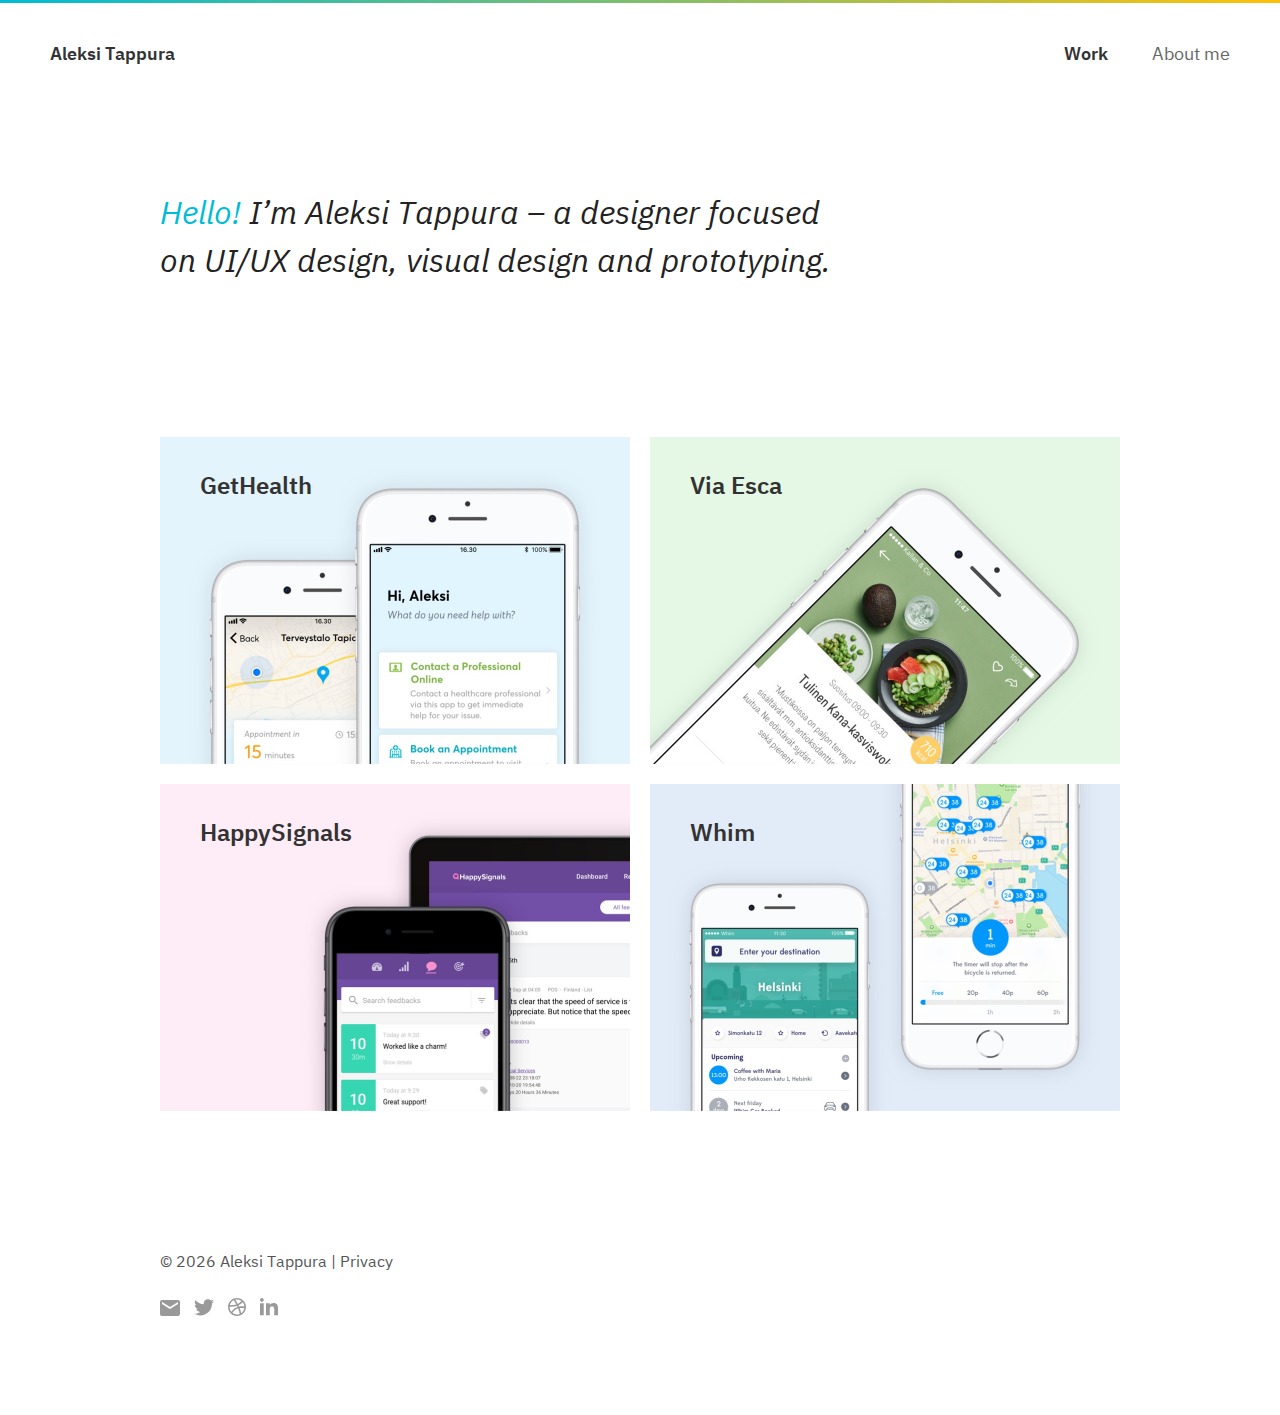
<file: mypage/index.html>
<!doctype html>
<html class="no-js" lang="en">
    <head>
        <meta charset="utf-8">
        <meta http-equiv="x-ua-compatible" content="ie=edge">
        <title>Work &ndash; Aleksi Tappura</title>
        <meta name="description" content="Designer focused on UI/UX design, visual design and prototyping.">
        <meta name="viewport" content="width=device-width, initial-scale=1">

        <link rel="apple-touch-icon" sizes="180x180" href="apple-touch-icon.png">
        <link rel="icon" type="image/png" sizes="32x32" href="favicon-32x32.png">
        <link rel="icon" type="image/png" sizes="16x16" href="favicon-16x16.png">
        <link rel="manifest" href="manifest.json">
        <meta name="theme-color" content="#00BCD4">

        <link rel="stylesheet" href="css/normalize.css">
        <link rel="stylesheet" href="css/font.css">
        <link rel="stylesheet" href="css/skeleton.css">
        <link rel="stylesheet" href="css/main.css">

        <script>
            (function(h,o,t,j,a,r){
                h.hj=h.hj||function(){(h.hj.q=h.hj.q||[]).push(arguments)};
                h._hjSettings={hjid:969614,hjsv:6};
                a=o.getElementsByTagName('head')[0];
                r=o.createElement('script');r.async=1;
                r.src=t+h._hjSettings.hjid+j+h._hjSettings.hjsv;
                a.appendChild(r);
            })(window,document,'https://static.hotjar.com/c/hotjar-','.js?sv=');
        </script>
    </head>
    <body class="home">

        <nav class="navbar clearfix">
            <h1 class="logo"><a href="index.html">Aleksi Tappura</a></h1>
            <ul class="nav">
                <li><a class="active" href="index.html">Work</a></li>
                <li><a href="about.html">About me</a></li>
            </ul>
            <a class="nav-toggle" href="javascript:void(0)"><span class="nav-icon"></span></a>
        </nav>

        <div class="hero">
            <div class="container container-l">
                <div class="row">
                    <div class="twelve columns">
                        <h2><span class="highlight">Hello!</span> I’m Aleksi Tappura &ndash; a designer focused on UI/UX design, visual design and prototyping.</h2>
                    </div>
                </div>
            </div>
        </div>

        <div class="work">
            <div class="container container-l">
                <div class="row">
                    <div class="twelve columns">
                        <a class="work-panel work-panel-gethealth" href="gethealth.html">
                            <h3>GetHealth</h3>
                            <p>Improving customer experience in the healthcare industry</p>
                            <span class="view-more">Read the case study</span>
                            <img src="images/gethealth_thumb.jpg" alt="GetHealth">
                        </a>
                        <a class="work-panel work-panel-viaesca" href="viaesca.html">
                            <h3>Via Esca</h3>
                            <p>Companion app for a wellbeing startup</p>
                            <span class="view-more">View more</span>
                            <img src="images/viaesca_thumb.jpg" alt="Via Esca">
                        </a>
                        <a class="work-panel work-panel-happysignals" href="happysignals.html">
                            <h3>HappySignals</h3>
                            <p>Designing employee experience management tools</p>
                            <span class="view-more">View more</span>
                            <img src="images/happysignals_thumb.jpg" alt="HappySignals">
                        </a>
                        <a class="work-panel work-panel-whim" href="whim.html">
                            <h3>Whim</h3>
                            <p>Designing the world's first MaaS solution</p>
                            <span class="view-more">View more</span>
                            <img src="images/whim_thumb.jpg" alt="Whim">
                        </a>
                    </div>
                </div>
            </div>
        </div>

        <footer class="footer">
            <div class="container container-l">
                <div class="row">
                    <div class="twelve columns">
                        <p>&copy; <script> document.write(new Date().getFullYear()); </script> Aleksi Tappura &#124; <a href="privacy-policy.html">Privacy</a></p>
                        <ul class="social-icons">
                            <li><a href="mailto:hello@aleksitappura.com"><img src="images/email.svg" alt="Email"></a></li>
                            <li><a href="https://twitter.com/aleksitappura" target="_blank"><img src="images/twitter.svg" alt="Twitter"></a></li>
                            <li><a href="https://dribbble.com/aleksitappura" target="_blank"><img src="images/dribbble.svg" alt="Dribbble"></a></li>
                            <li><a href="https://www.linkedin.com/in/aleksitappura" target="_blank"><img src="images/linkedin.svg" alt="LinkedIn"></a></li>
                        </ul>
                    </div>
                </div>
            </div>
        </footer>

        <script src="https://ajax.googleapis.com/ajax/libs/jquery/3.2.1/jquery.min.js"></script>
        <script src="js/main.js"></script>
    </body>
</html>
</file>
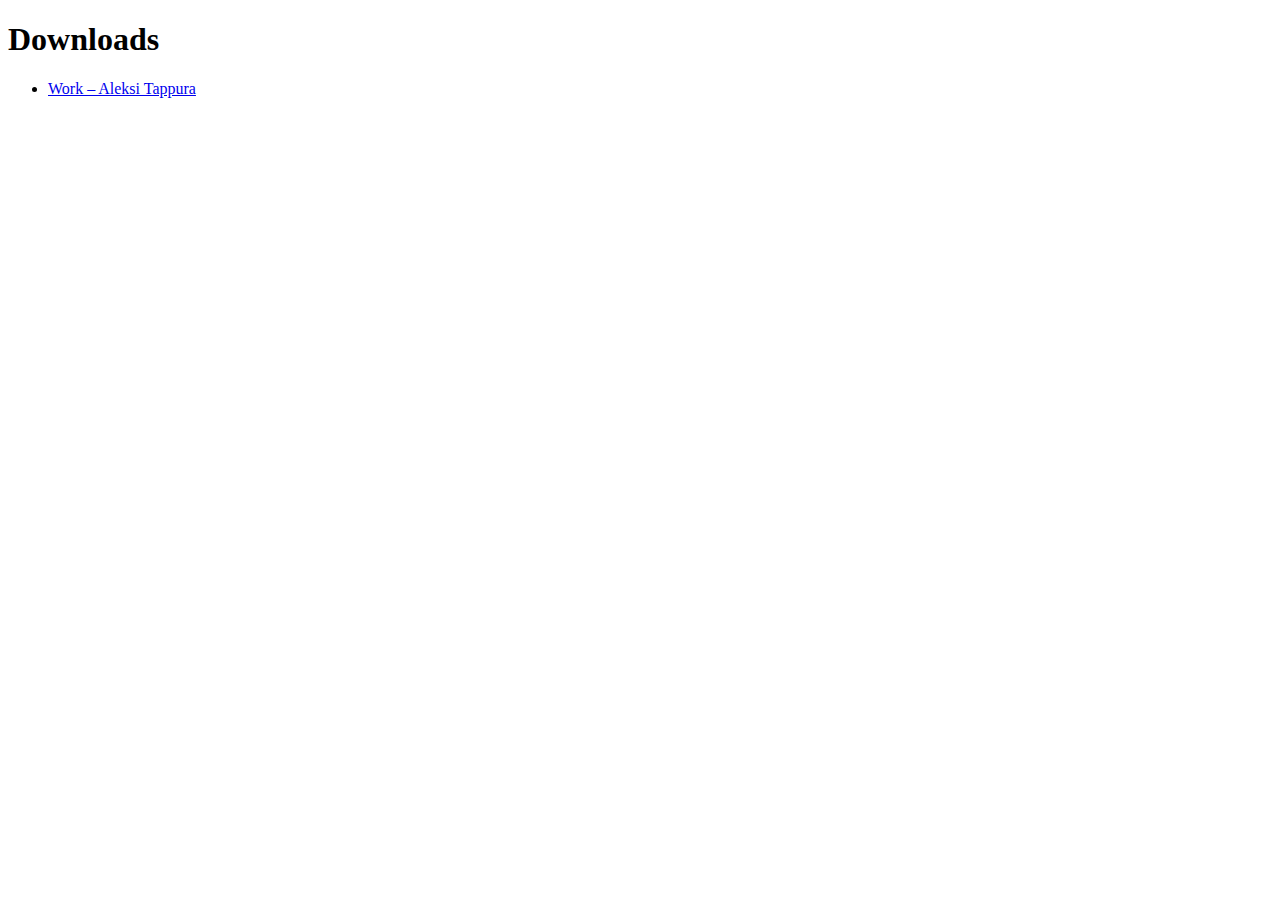
<file: mypage/_downloads.html>
<!DOCTYPE html>
<html>
	<head>
		<meta charset="UTF-8">
        <title> Downloads </title>
    </head>
    <body>
        <h1> Downloads </h1>
        <ul>
            <li><a id="https://aleksitappura.com/" href="index.html"> Work – Aleksi Tappura </a></li>
        </ul>
    </body>
</html>
</file>
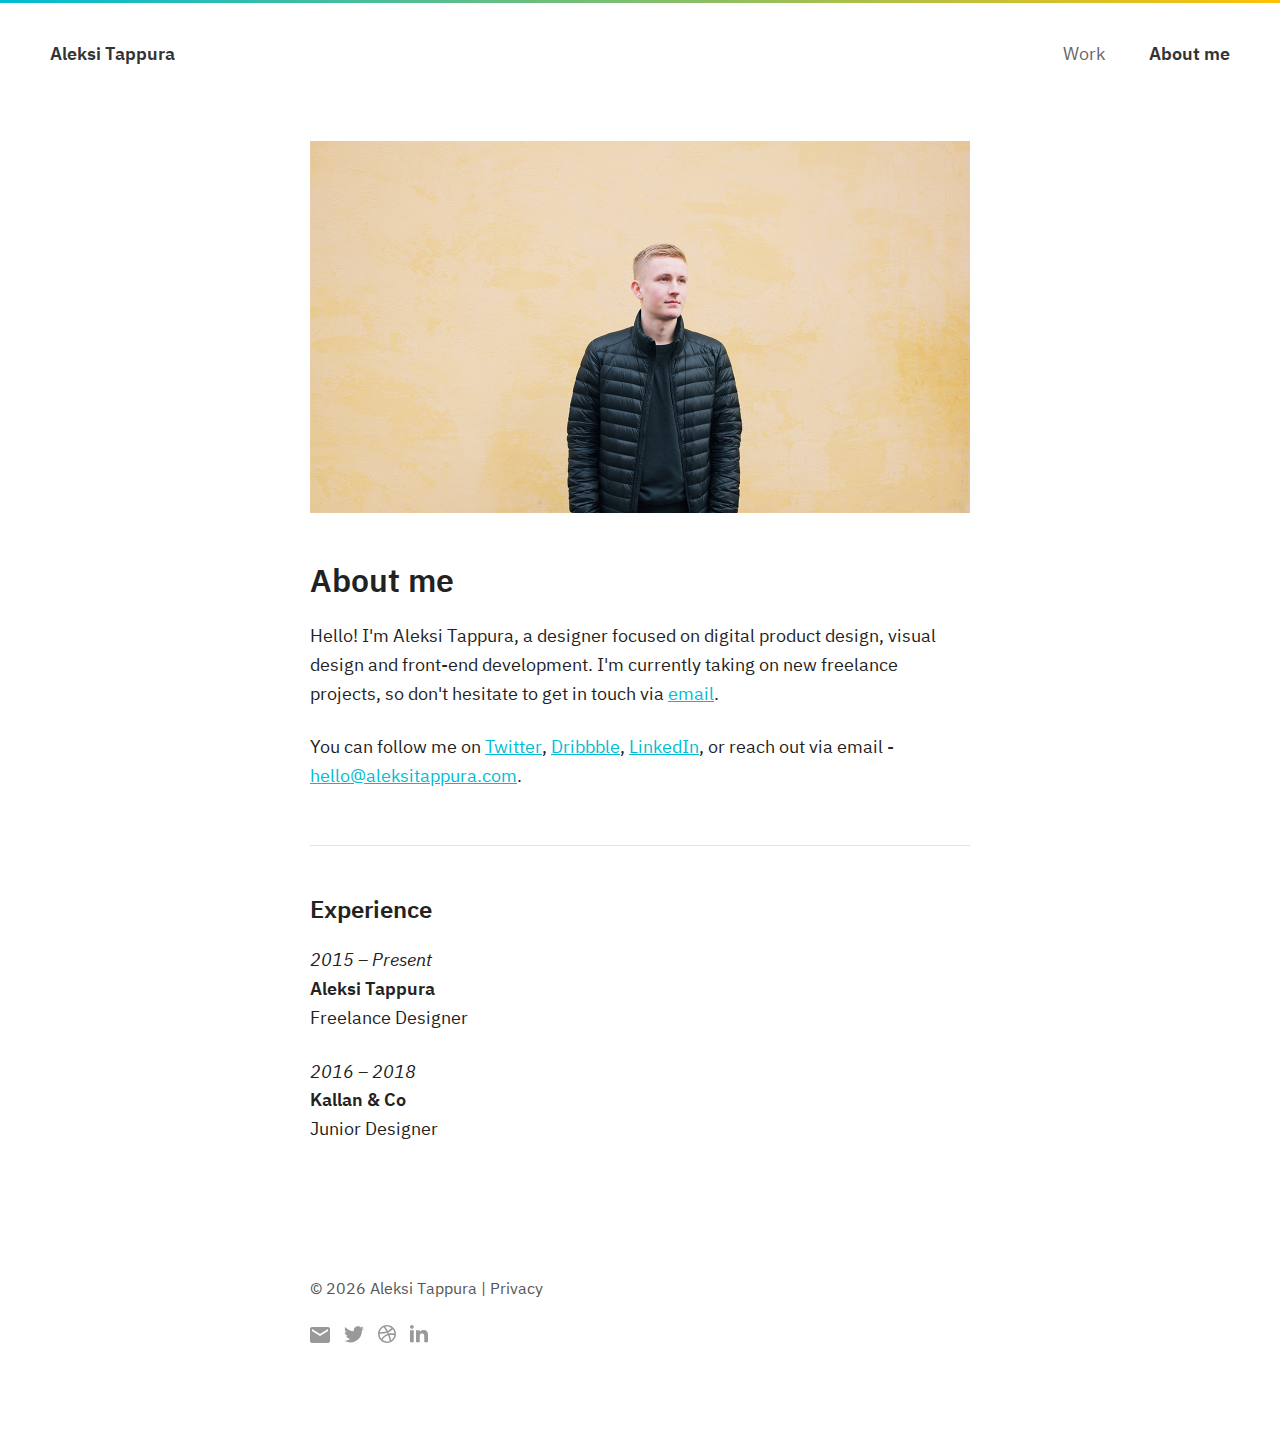
<file: mypage/about.html>
<!doctype html>
<html class="no-js" lang="en">
    <head>
        <meta charset="utf-8">
        <meta http-equiv="x-ua-compatible" content="ie=edge">
        <title>About &ndash; Aleksi Tappura</title>
        <meta name="description" content="Designer focused on UI/UX design, visual design and prototyping.">
        <meta name="viewport" content="width=device-width, initial-scale=1">

        <link rel="apple-touch-icon" sizes="180x180" href="apple-touch-icon.png">
        <link rel="icon" type="image/png" sizes="32x32" href="favicon-32x32.png">
        <link rel="icon" type="image/png" sizes="16x16" href="favicon-16x16.png">
        <link rel="manifest" href="manifest.json">
        <meta name="theme-color" content="#00BCD4">

        <link rel="stylesheet" href="css/normalize.css">
        <link rel="stylesheet" href="css/font.css">
        <link rel="stylesheet" href="css/skeleton.css">
        <link rel="stylesheet" href="css/main.css">

        <script>
            (function(h,o,t,j,a,r){
                h.hj=h.hj||function(){(h.hj.q=h.hj.q||[]).push(arguments)};
                h._hjSettings={hjid:969614,hjsv:6};
                a=o.getElementsByTagName('head')[0];
                r=o.createElement('script');r.async=1;
                r.src=t+h._hjSettings.hjid+j+h._hjSettings.hjsv;
                a.appendChild(r);
            })(window,document,'https://static.hotjar.com/c/hotjar-','.js?sv=');
        </script>
    </head>
    <body>

        <nav class="navbar clearfix">
            <h1 class="logo"><a href="index.html">Aleksi Tappura</a></h1>
            <ul class="nav">
                <li><a href="index.html">Work</a></li>
                <li><a class="active" href="about.html">About me</a></li>
            </ul>
            <a class="nav-toggle" href="javascript:void(0)"><span class="nav-icon"></span></a>
        </nav>

        <main class="about-content">

            <div class="container">
                <div class="row">
                    <div class="twelve columns">
                        <img class="image" src="images/about.jpg">
                        <h2>About me</h2>
                        <p>Hello! I'm Aleksi Tappura, a designer focused on digital product design, visual design and front-end development. I'm currently taking on new freelance projects, so don't hesitate to get in touch via <a href="mailto:hello@aleksitappura.com">email</a>.</p>
                        <p>You can follow me on <a href="https://twitter.com/aleksitappura" target="_blank">Twitter</a>, <a href="https://dribbble.com/aleksitappura" target="_blank">Dribbble</a>, <a href="https://www.linkedin.com/in/aleksitappura" target="_blank">LinkedIn</a>, or reach out via email - <a href="mailto:hello@aleksitappura.com">hello@aleksitappura.com</a>.</p>
                        <hr>
                        <!-- <h3>Clients</h3>
                        <p>AppDynamics, HappySignals, M4ID, MaaS Global, OP, Okta, Paddle, Reima, ResQ, Suunto, TCC Global, The Finnish Defence Forces, The Ministry of Defence of Finland, Trend Micro, Via Esca, Wolt, Transcriptic, xMatters, Aalto University, 3DROPS and more.</p>
                        <hr> -->
                        <h3>Experience</h3>
                        <p>
                            <i>2015 &ndash; Present</i><br>
                            <b>Aleksi Tappura</b><br>
                            Freelance Designer
                        </p>
                        <p>
                            <i>2016 &ndash; 2018</i><br>
                            <b>Kallan &amp; Co</b><br>
                            Junior Designer
                        </p>
                    </div>
                </div>
            </div>

        </main>

        <footer class="footer">
            <div class="container">
                <div class="row">
                    <div class="twelve columns">
                        <p>&copy; <script> document.write(new Date().getFullYear()); </script> Aleksi Tappura &#124; <a href="privacy-policy.html">Privacy</a></p>
                        <ul class="social-icons">
                            <li><a href="mailto:hello@aleksitappura.com"><img src="images/email.svg" alt="Email"></a></li>
                            <li><a href="https://twitter.com/aleksitappura" target="_blank"><img src="images/twitter.svg" alt="Twitter"></a></li>
                            <li><a href="https://dribbble.com/aleksitappura" target="_blank"><img src="images/dribbble.svg" alt="Dribbble"></a></li>
                            <li><a href="https://www.linkedin.com/in/aleksitappura" target="_blank"><img src="images/linkedin.svg" alt="LinkedIn"></a></li>
                        </ul>
                    </div>
                </div>
            </div>
        </footer>

        <script src="https://ajax.googleapis.com/ajax/libs/jquery/3.2.1/jquery.min.js"></script>
        <script src="js/main.js"></script>
    </body>
</html>
</file>
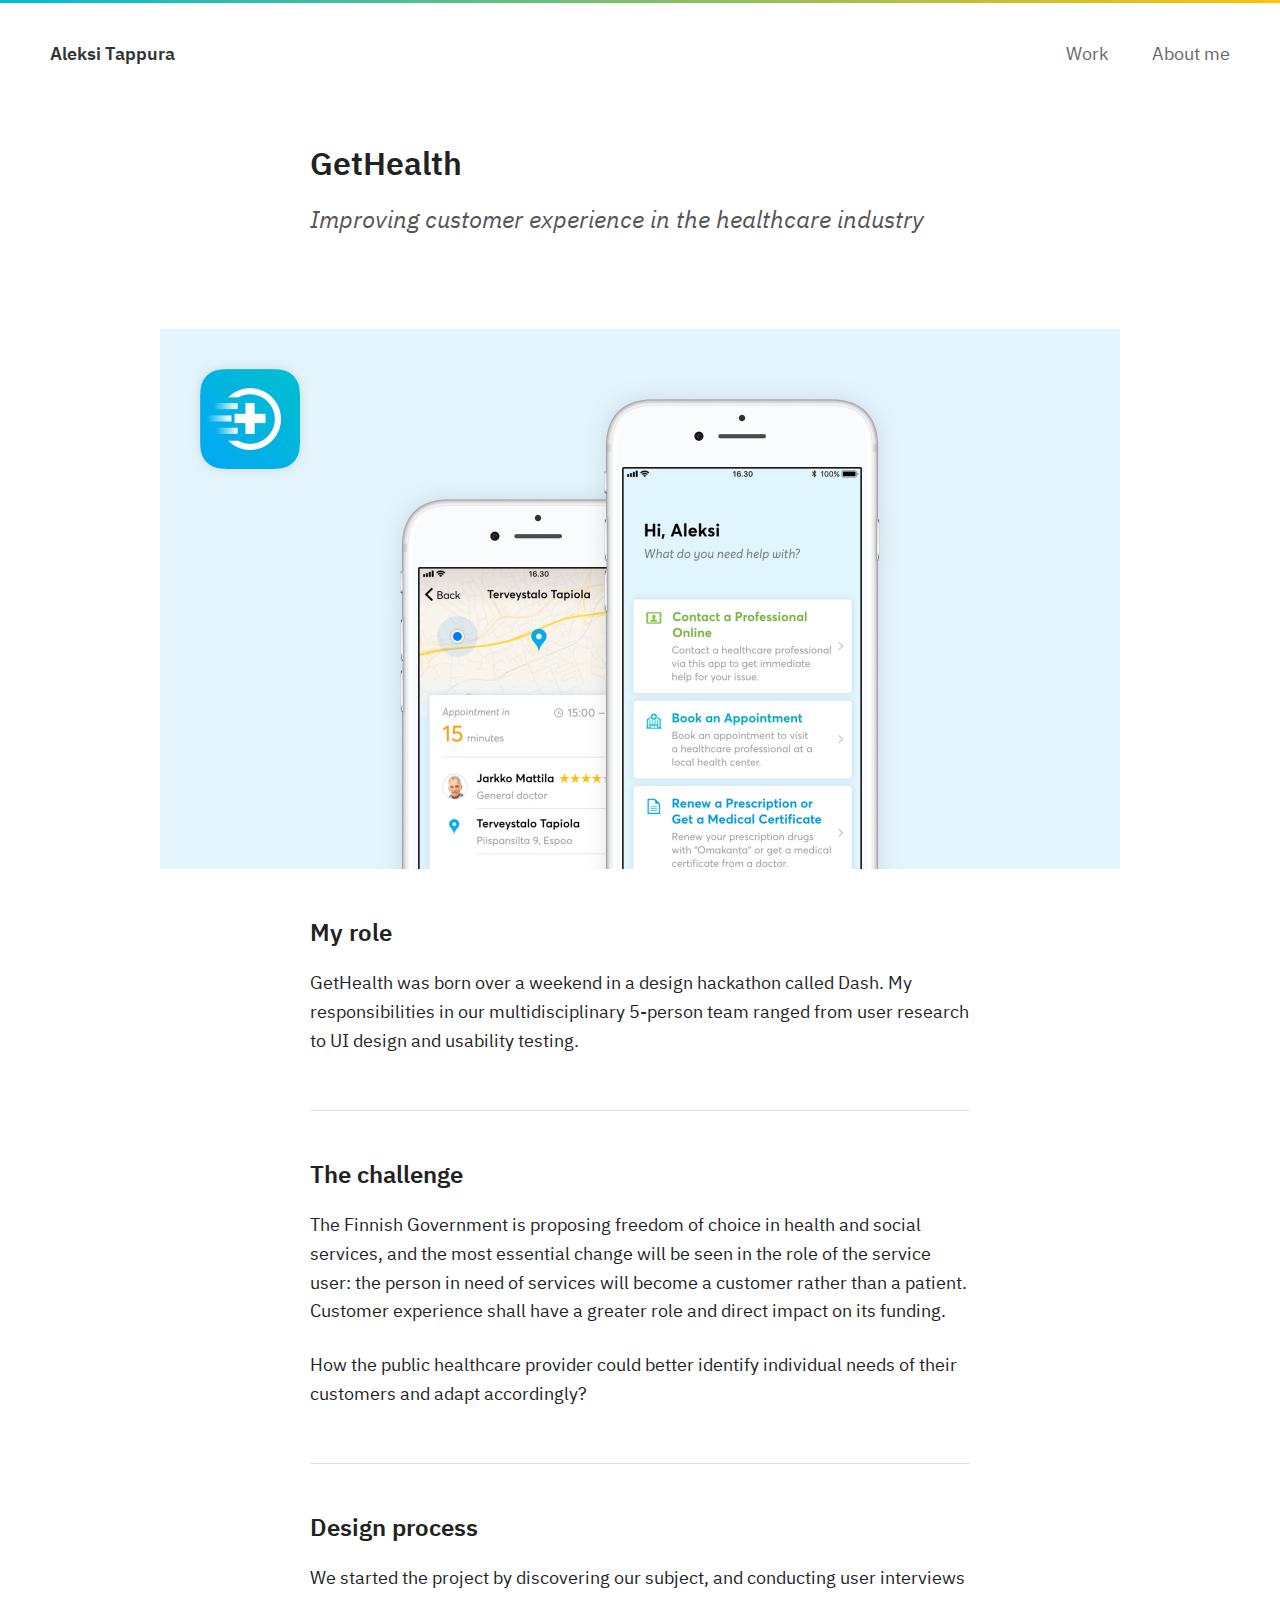
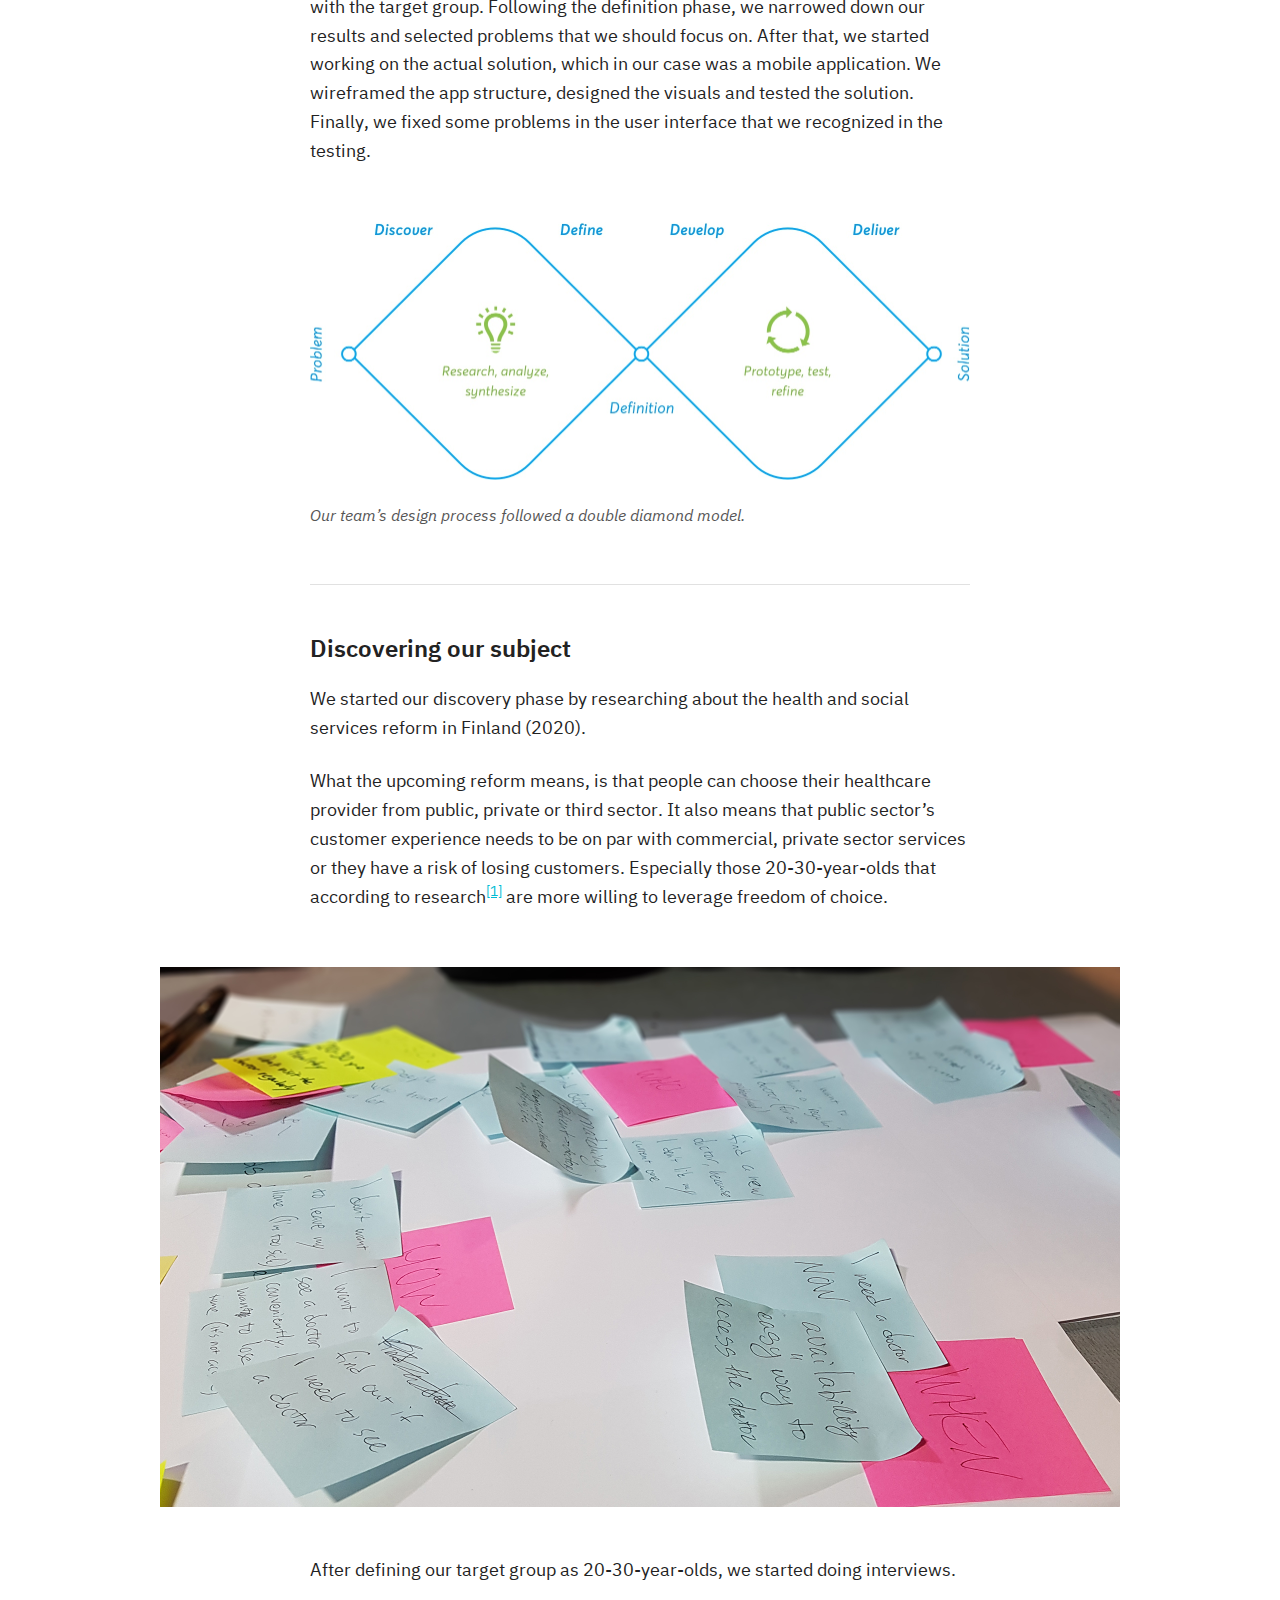
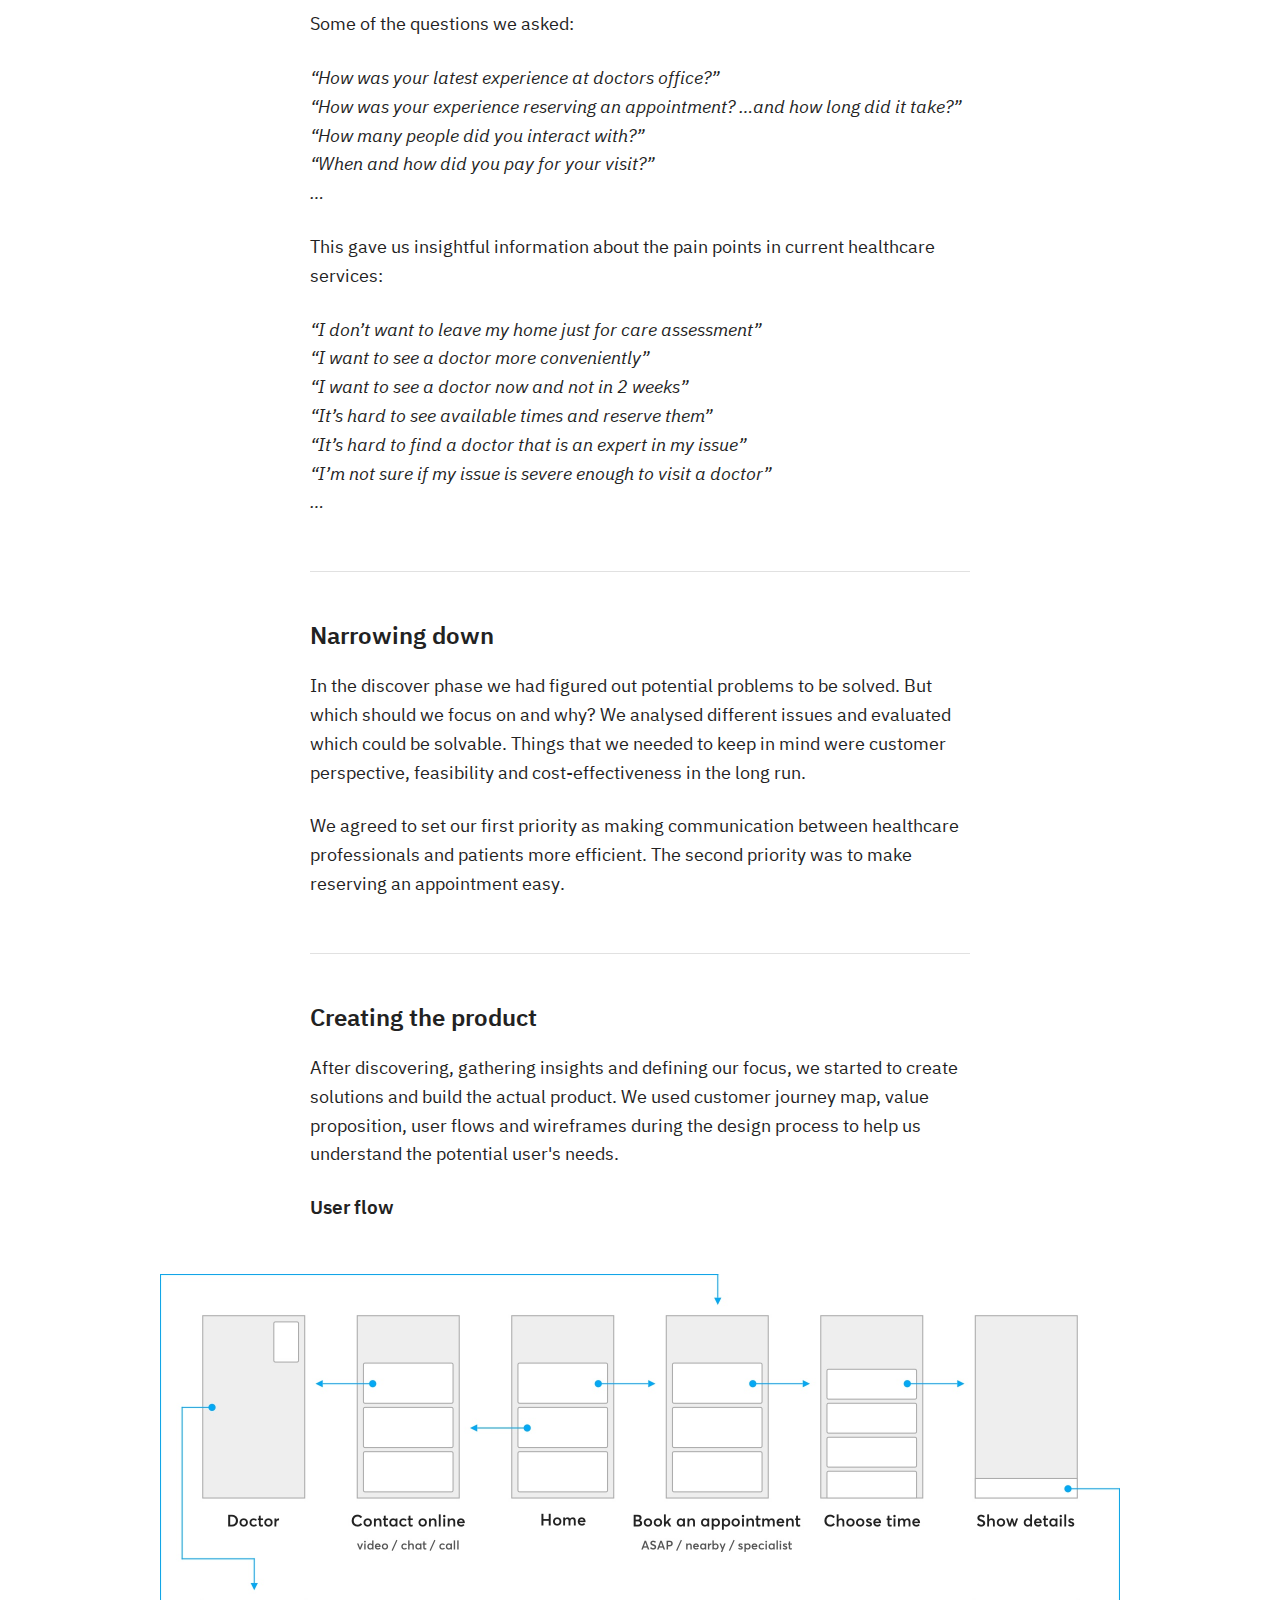
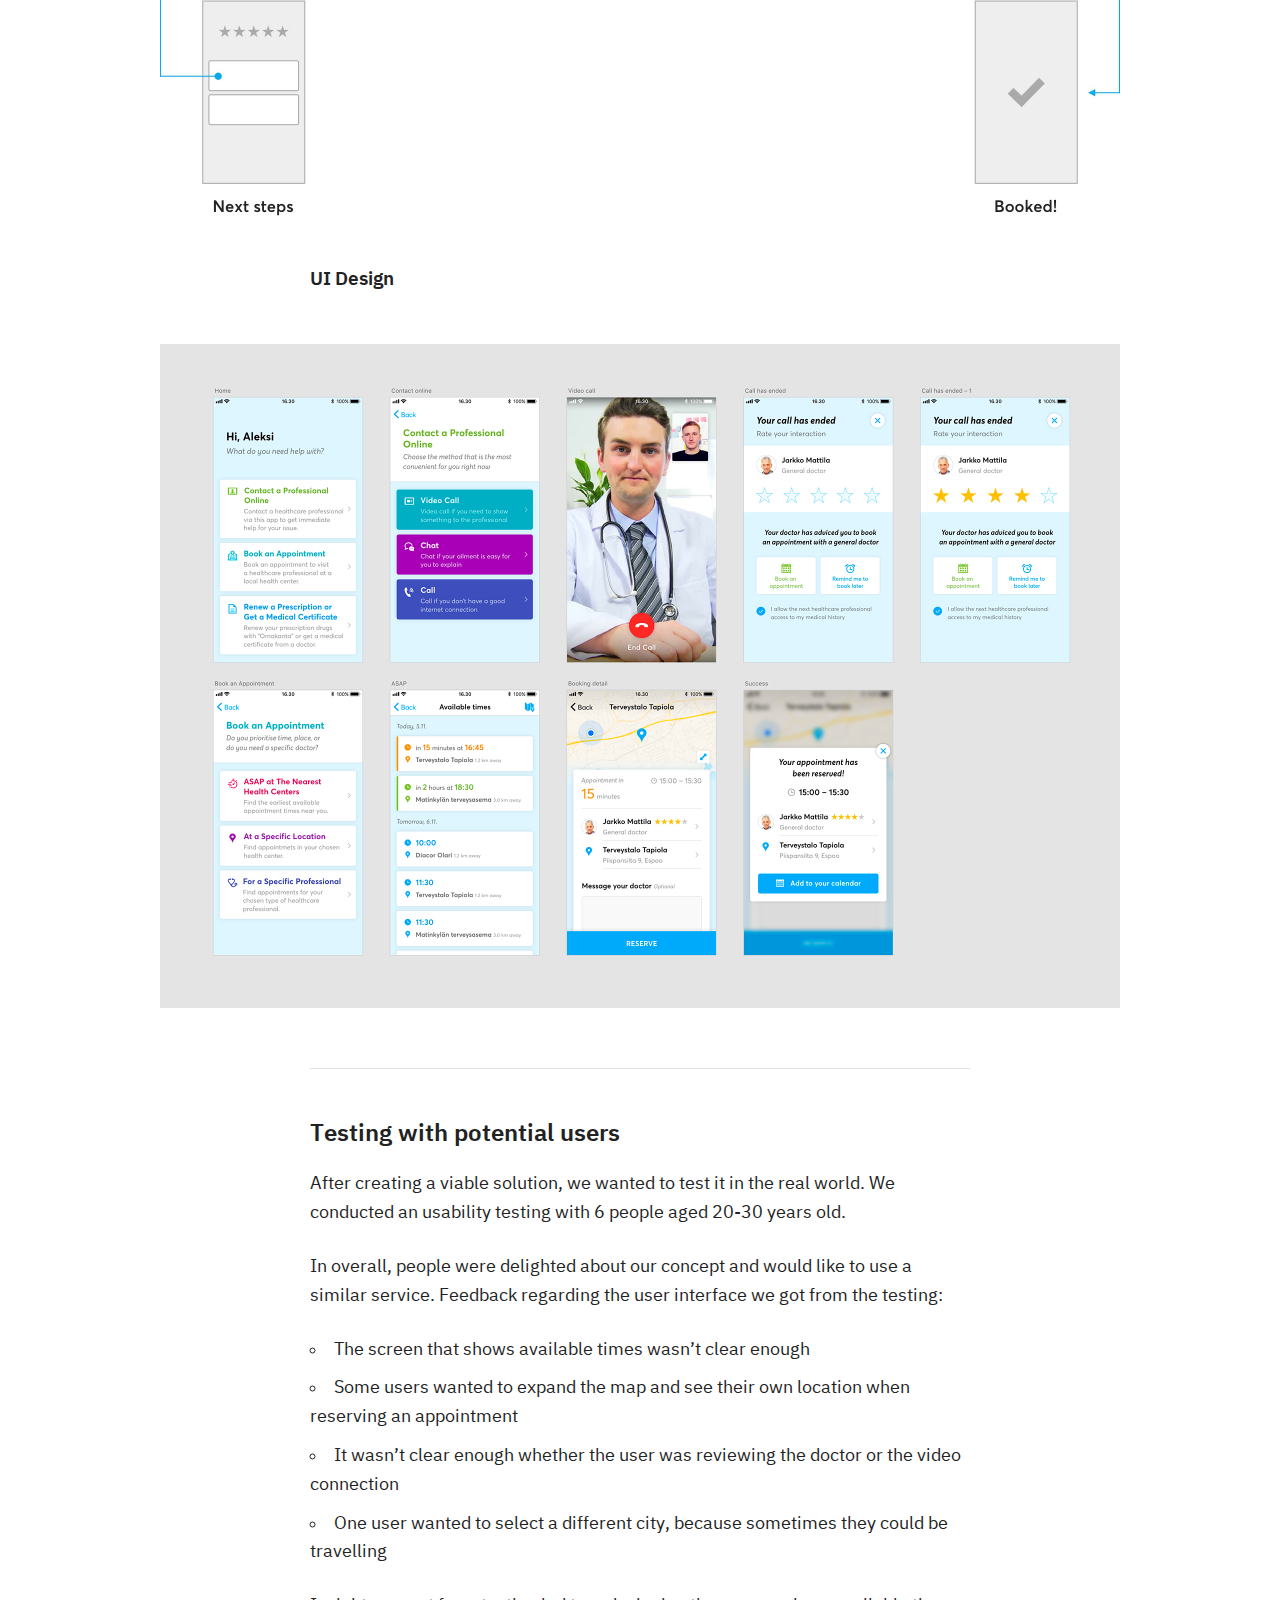
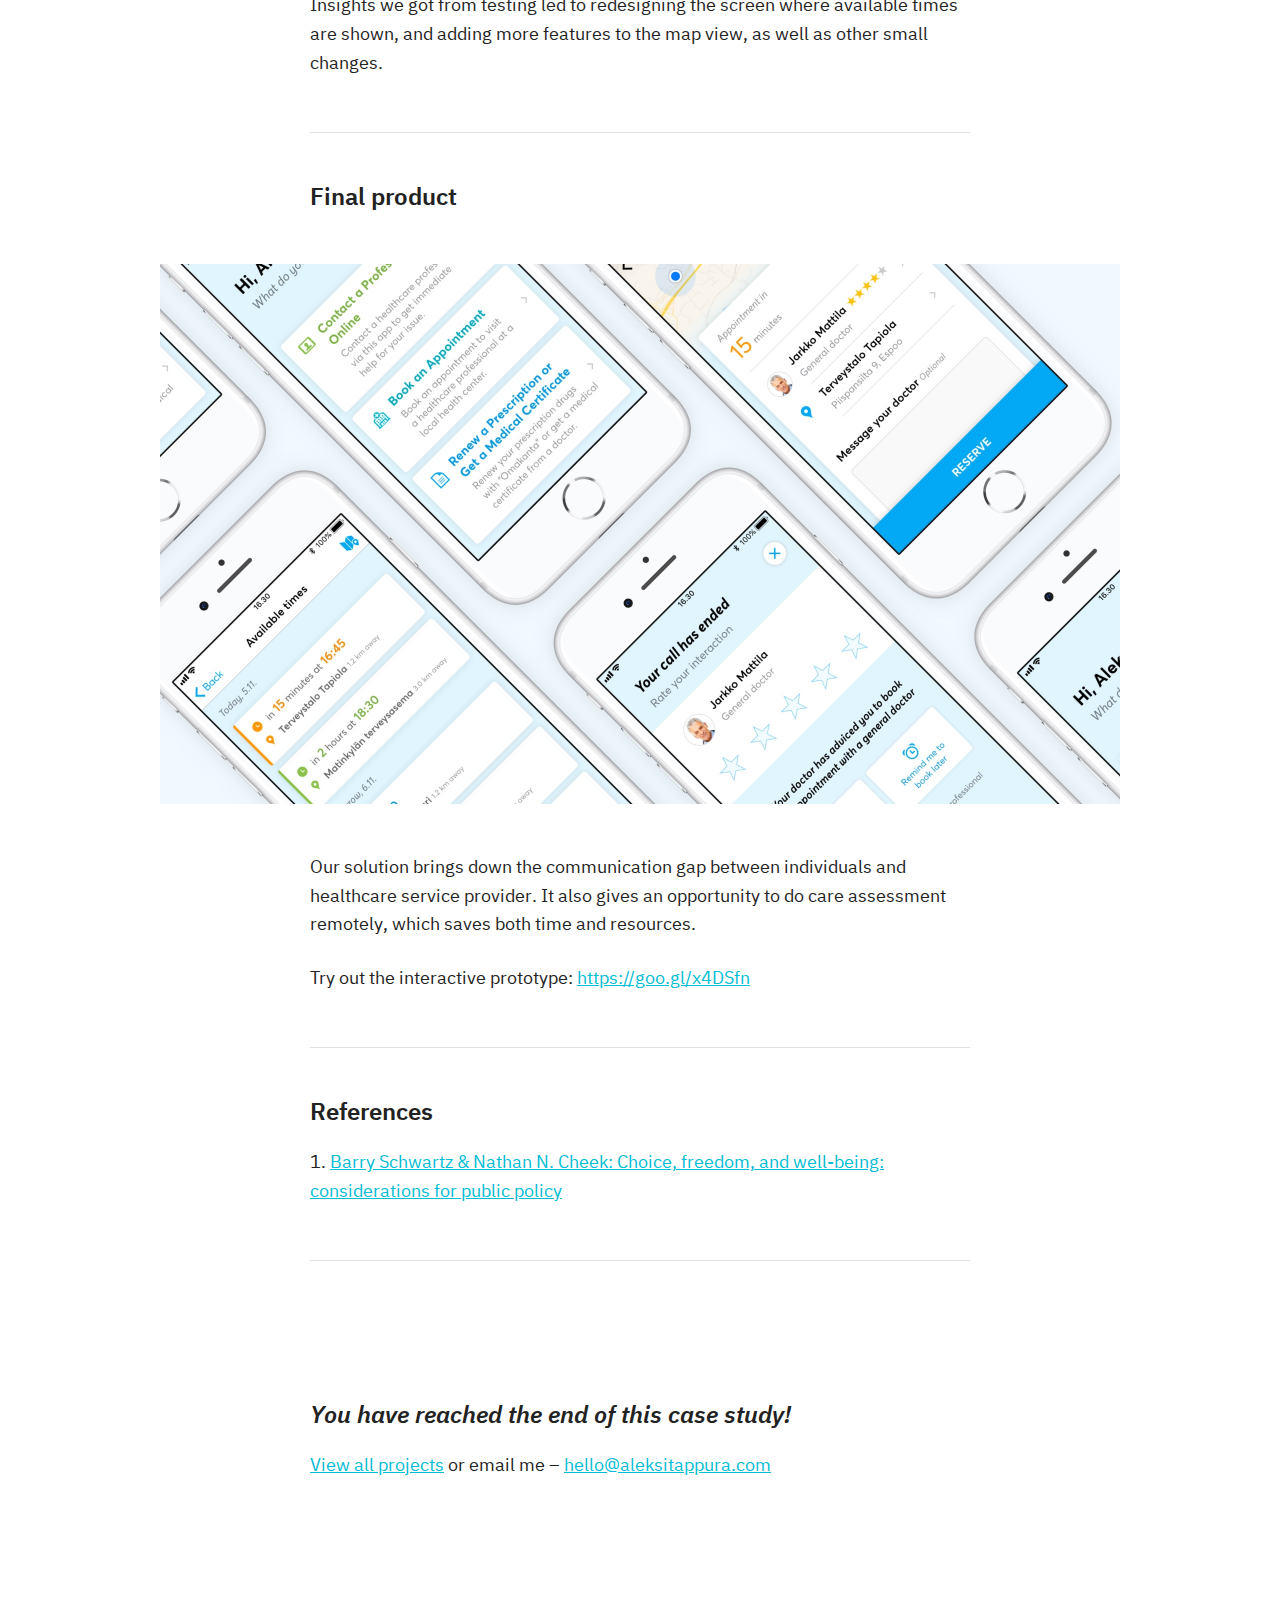
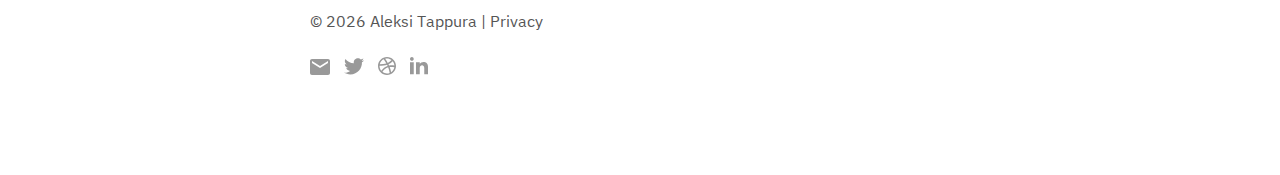
<file: mypage/gethealth.html>
<!doctype html>
<html class="no-js" lang="en">
    <head>
        <meta charset="utf-8">
        <meta http-equiv="x-ua-compatible" content="ie=edge">
        <title>GetHealth &ndash; Aleksi Tappura</title>
        <meta name="description" content="Designer focused on UI/UX design, visual design and prototyping.">
        <meta name="viewport" content="width=device-width, initial-scale=1">

        <link rel="apple-touch-icon" sizes="180x180" href="apple-touch-icon.png">
        <link rel="icon" type="image/png" sizes="32x32" href="favicon-32x32.png">
        <link rel="icon" type="image/png" sizes="16x16" href="favicon-16x16.png">
        <link rel="manifest" href="manifest.json">
        <meta name="theme-color" content="#00BCD4">

        <link rel="stylesheet" href="css/normalize.css">
        <link rel="stylesheet" href="css/font.css">
        <link rel="stylesheet" href="css/skeleton.css">
        <link rel="stylesheet" href="css/main.css">

        <script>
            (function(h,o,t,j,a,r){
                h.hj=h.hj||function(){(h.hj.q=h.hj.q||[]).push(arguments)};
                h._hjSettings={hjid:969614,hjsv:6};
                a=o.getElementsByTagName('head')[0];
                r=o.createElement('script');r.async=1;
                r.src=t+h._hjSettings.hjid+j+h._hjSettings.hjsv;
                a.appendChild(r);
            })(window,document,'https://static.hotjar.com/c/hotjar-','.js?sv=');
        </script>
    </head>
    <body>

        <nav class="navbar clearfix">
            <h1 class="logo"><a href="index.html">Aleksi Tappura</a></h1>
            <ul class="nav">
                <li><a href="index.html">Work</a></li>
                <li><a href="about.html">About me</a></li>
            </ul>
            <a class="nav-toggle" href="javascript:void(0)"><span class="nav-icon"></span></a>
        </nav>

        <section class="work-header">
            <div class="container">
                <div class="row">
                    <div class="twelve columns">
                        <h2>GetHealth</h2>
                        <h3>Improving customer experience in the healthcare industry</h3>
                    </div>
                </div>
            </div>
        </section>

        <main class="work-content">
            <div class="container container-l">
                <div class="row">
                    <div class="twelve columns">
                        <img class="image" src="images/gethealth_main.jpg" alt="GetHealth">
                    </div>
                </div>
            </div>
            <div class="container">
                <div class="row">
                    <div class="twelve columns">
                        <h3>My role</h3>
                        <p>GetHealth was born over a weekend in a design hackathon called Dash. My responsibilities in our multidisciplinary 5-person team ranged from user research to UI design and usability testing.</p>
                        <hr>
                    </div>
                </div>
                <div class="row">
                    <div class="twelve columns">
                        <h3>The challenge</h3>
                        <p>The Finnish Government is proposing freedom of choice in health and social services, and the most essential change will be seen in the role of the service user: the person in need of services will become a customer rather than a patient. Customer experience shall have a greater role and direct impact on its funding.</p>
                        <p>How the public healthcare provider could better identify individual needs of their customers and adapt accordingly?</p>
                        <hr>
                    </div>
                </div>
                <div class="row">
                    <div class="twelve columns">
                        <h3>Design process</h3>
                        <p>We started the project by discovering our subject, and conducting user interviews with the target group. Following the definition phase, we narrowed down our results and selected problems that we should focus on. After that, we started working on the actual solution, which in our case was a mobile application. We wireframed the app structure, designed the visuals and  tested the solution. Finally, we fixed some problems in the user interface that we recognized in the testing.</p>
                        <img class="inline-image" src="images/gethealth_process.jpg" alt="Double diamond model">
                        <p class="photo-caption">Our team’s design process followed a double diamond model.</p>
                        <hr>
                    </div>
                </div>
                <div class="row">
                    <div class="twelve columns">
                        <h3>Discovering our subject</h3>
                        <p>We started our discovery phase by researching about the health and social services reform in Finland (2020). </p>
                        <p>What the upcoming reform means, is that people can choose their healthcare provider from public, private or third sector. It also means that public sector’s customer experience needs to be on par with commercial, private sector services or they have a risk of losing customers. Especially those 20-30-year-olds that according to research<sub><a href="#references">[1]</a></sub> are more willing to leverage freedom of choice.</p>
                    </div>
                </div>
            </div>
            <div class="container container-l">
                <div class="row">
                    <div class="twelve columns">
                        <img class="image" src="images/gethealth_interviews.jpg" alt="Interview results">
                    </div>
                </div>
            </div>
            <div class="container">
                <div class="row">
                    <div class="twelve columns">
                        <p>After defining our target group as 20-30-year-olds, we started doing interviews.</p>
                        <p>Some of the questions we asked:</p>
                        <p>
                            <i>“How was your latest experience at doctors office?”</i><br>
                            <i>“How was your experience reserving an appointment? …and how long did it take?”</i><br>
                            <i>“How many people did you interact with?”</i><br>
                            <i>“When and how did you pay for your visit?”</i><br>
                            <i>&hellip;</i>
                        </p>
                        <p>This gave us insightful information about the pain points in current healthcare services:</p>
                        <p>
                            <i>“I don’t want to leave my home just for care assessment”</i><br>
                            <i>“I want to see a doctor more conveniently”</i><br>
                            <i>“I want to see a doctor now and not in 2 weeks”</i><br>
                            <i>“It’s hard to see available times and reserve them”</i><br>
                            <i>“It’s hard to find a doctor that is an expert in my issue”</i><br>
                            <i>“I’m not sure if my issue is severe enough to visit a doctor”</i><br>
                            <i>&hellip;</i>
                        </p>
                        <hr>
                    </div>
                </div>
                <div class="row">
                    <div class="twelve columns">
                        <h3>Narrowing down</h3>
                        <p>In the discover phase we had figured out potential problems to be solved. But which should we focus on and why? We analysed different issues and evaluated which could be solvable. Things that we needed to keep in mind were customer perspective, feasibility and cost-effectiveness in the long run.</p>
                        <p>We agreed to set our first priority as making communication between healthcare professionals and patients more efficient. The second priority was to make reserving an appointment easy.</p>
                        <hr>
                    </div>
                </div>
                <div class="row">
                    <div class="twelve columns">
                        <h3>Creating the product</h3>
                        <p>After discovering, gathering insights and defining our focus, we started to create solutions and build the actual product. We used customer journey map, value proposition, user flows and wireframes during the design process to help us understand the potential user's needs.</p>
                        <h5>User flow</h5>
                    </div>
                </div>
            </div>

            <div class="container container-l">
                <div class="row">
                    <div class="twelve columns">
                        <img class="image user-flow" src="images/gethealth_flow.jpg" alt="User flow">
                    </div>
                </div>
            </div>

            <div class="container">
                <div class="row">
                    <div class="twelve columns">
                        <h5>UI Design</h5>
                    </div>
                </div>
            </div>

            <div class="container container-l">
                <div class="row">
                    <div class="twelve columns">
                        <img class="image" src="images/gethealth_visuals.jpg" alt="UI Design">
                    </div>
                </div>
            </div>

            <div class="container">
                <div class="row">
                    <div class="twelve columns">
                        <hr style="margin-top: 10px;">
                    </div>
                </div>
            </div>

            <div class="container">
                <div class="row">
                    <div class="twelve columns">
                        <h3>Testing with potential users</h3>
                        <p>After creating a viable solution, we wanted to test it in the real world. We conducted an usability testing with 6 people aged 20-30 years old.</p>
                        <p>In overall, people were delighted about our concept and would like to use a similar service. Feedback regarding the user interface we got from the testing:</p>
                        <ul>
                            <li>The screen that shows available times wasn’t clear enough</li>
                            <li>Some users wanted to expand the map and see their own location when reserving an appointment</li>
                            <li>It wasn’t clear enough whether the user was reviewing the doctor or the video connection</li>
                            <li>One user wanted to select a different city, because sometimes they could be travelling</li>
                        </ul>
                        <p>Insights we got from testing led to redesigning the screen where available times are shown, and adding more features to the map view, as well as other small changes.</p>
                        <hr>
                        <h3>Final product</h3>
                    </div>
                </div>
            </div>

            <div class="container container-l">
                <div class="row">
                    <div class="twelve columns">
                        <img class="image" src="images/gethealth_final.jpg" alt="Final product">
                    </div>
                </div>
            </div>

            <div class="container">
                <div class="row">
                    <div class="twelve columns">
                        <p>Our solution brings down the communication gap between individuals and healthcare service provider. It also gives an opportunity to do care assessment remotely, which saves both time and resources.</p>
                        <p>Try out the interactive prototype: <a href="https://goo.gl/x4DSfn" target="_blank">https://goo.gl/x4DSfn</a></p>
                        <hr>

                        <h3 id="references">References</h3>
                        <ol>
                            <li><a href="https://goo.gl/rtQMWc" target="_blank">Barry Schwartz &amp; Nathan N. Cheek: Choice, freedom, and well-being: considerations for public policy</a></li>
                        </ol>
                        <hr>
                    </div>
                </div>
            </div>

        </main>

        <section class="work-cta">
            <div class="container">
                <div class="row">
                    <div class="twelve columns">
                        <h3>You have reached the end of this case study!</h3>
                        <p><a href="index.html">View all projects</a> or email me &ndash; <a href="mailto:hello@aleksitappura.com">hello@aleksitappura.com</a></p>
                    </div>
                </div>
            </div>
        </section>

        <footer class="footer">
            <div class="container">
                <div class="row">
                    <div class="twelve columns">
                        <p>&copy; <script> document.write(new Date().getFullYear()); </script> Aleksi Tappura &#124; <a href="privacy-policy.html">Privacy</a></p>
                        <ul class="social-icons">
                            <li><a href="mailto:hello@aleksitappura.com"><img src="images/email.svg" alt="Email"></a></li>
                            <li><a href="https://twitter.com/aleksitappura" target="_blank"><img src="images/twitter.svg" alt="Twitter"></a></li>
                            <li><a href="https://dribbble.com/aleksitappura" target="_blank"><img src="images/dribbble.svg" alt="Dribbble"></a></li>
                            <li><a href="https://www.linkedin.com/in/aleksitappura" target="_blank"><img src="images/linkedin.svg" alt="LinkedIn"></a></li>
                        </ul>
                    </div>
                </div>
            </div>
        </footer>

        <script src="https://ajax.googleapis.com/ajax/libs/jquery/3.2.1/jquery.min.js"></script>
        <script src="js/main.js"></script>
    </body>
</html>
</file>
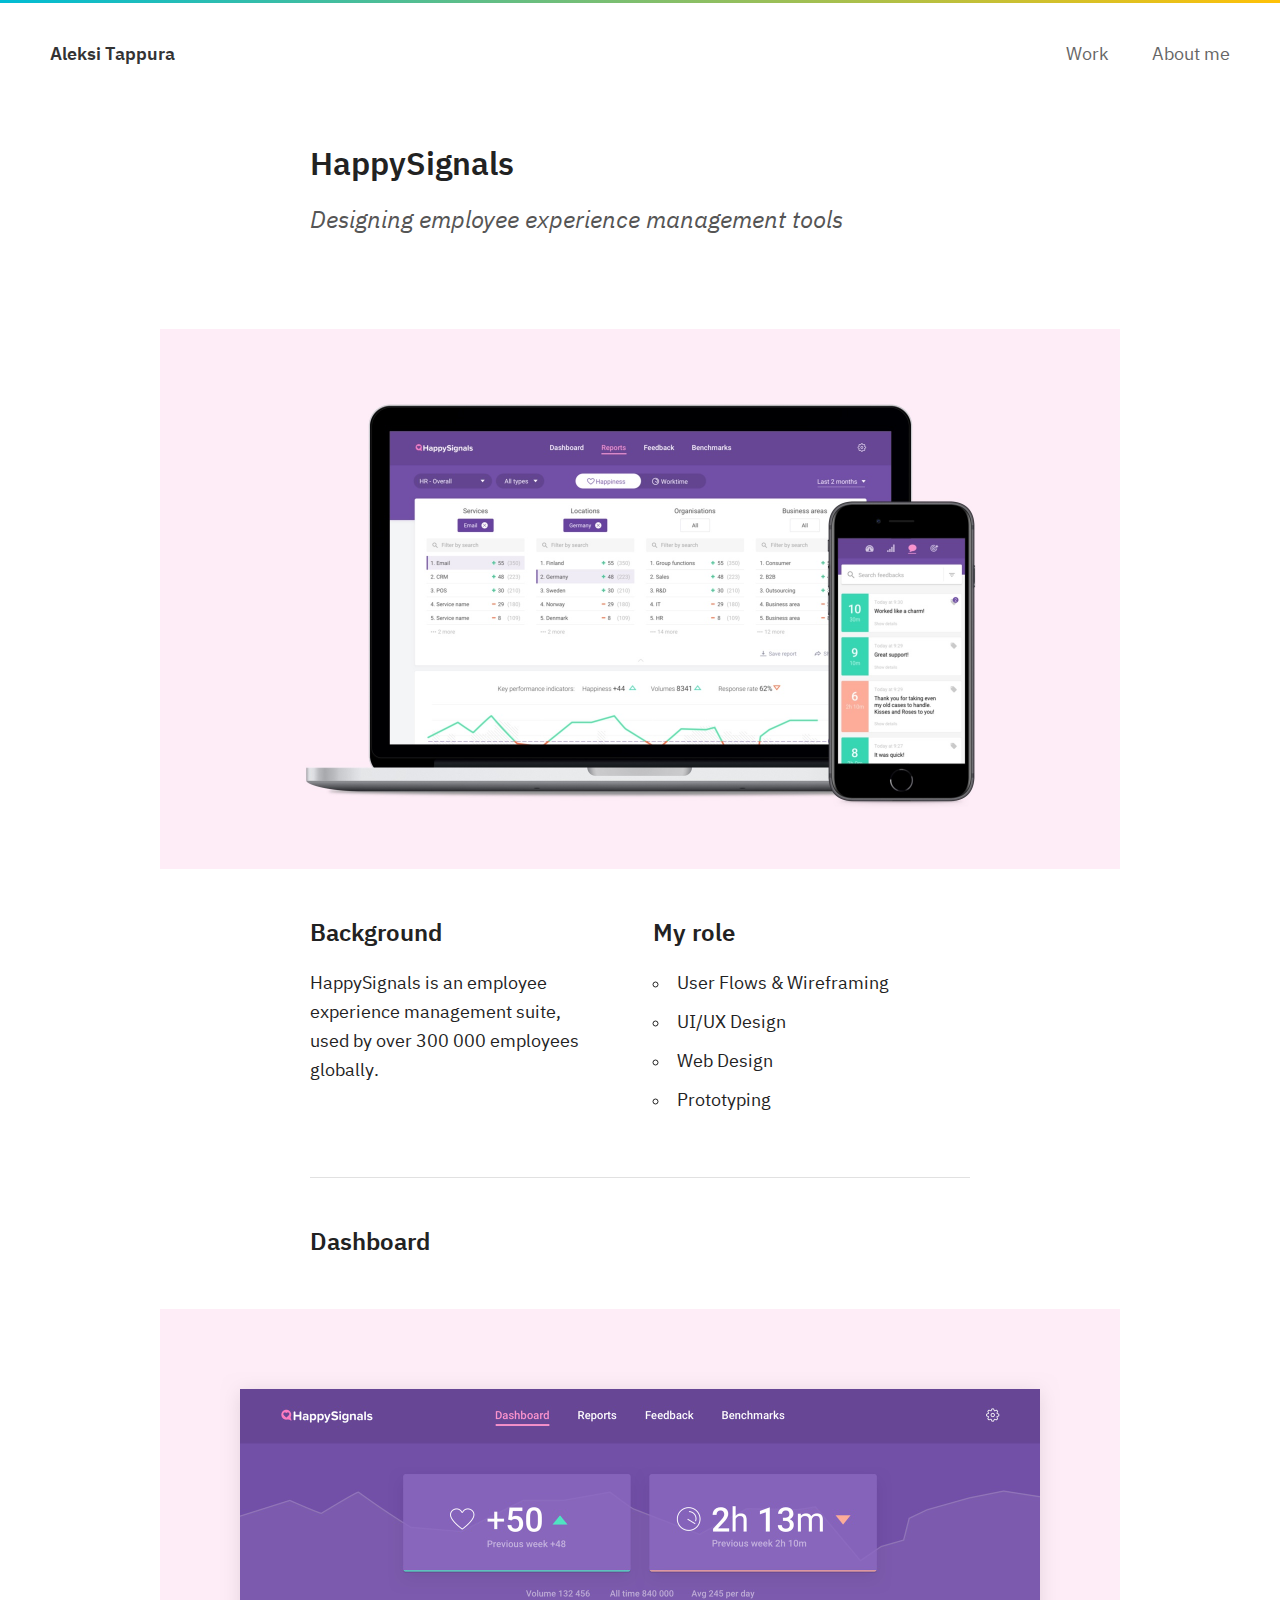
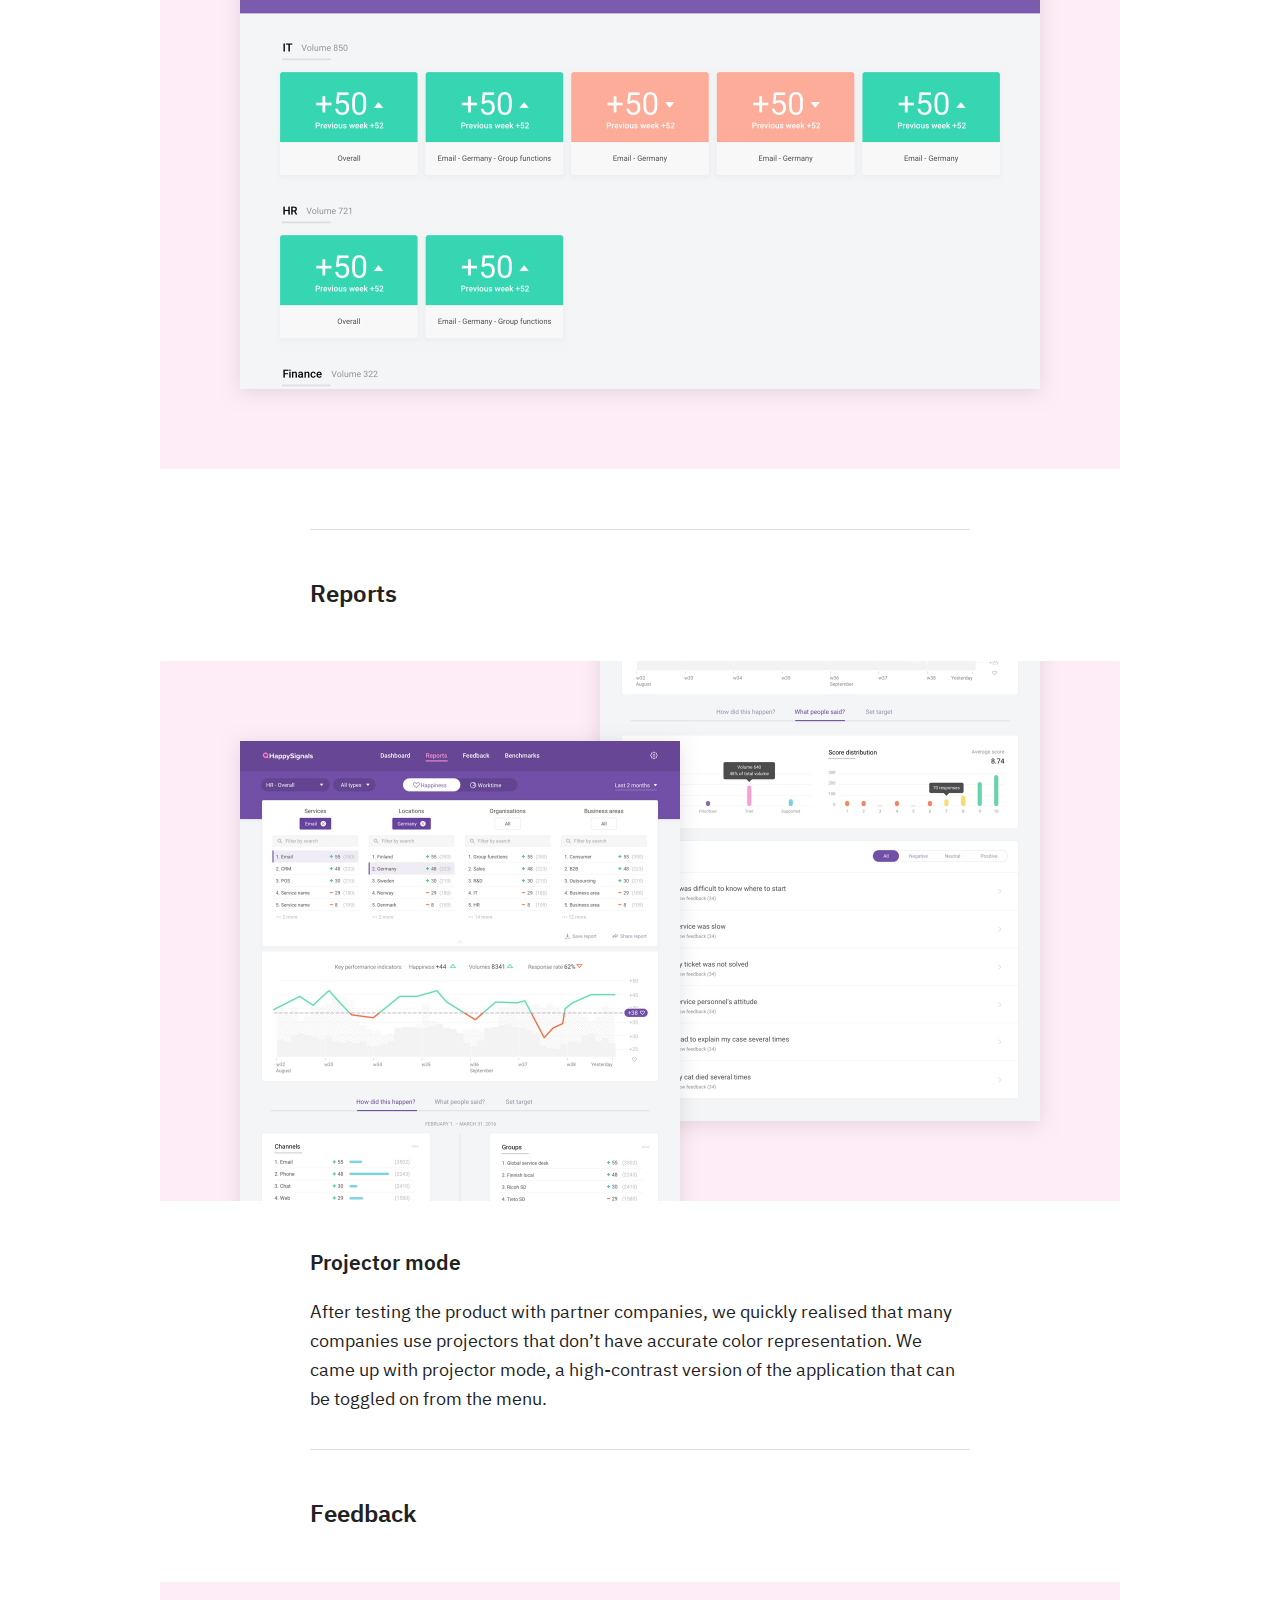
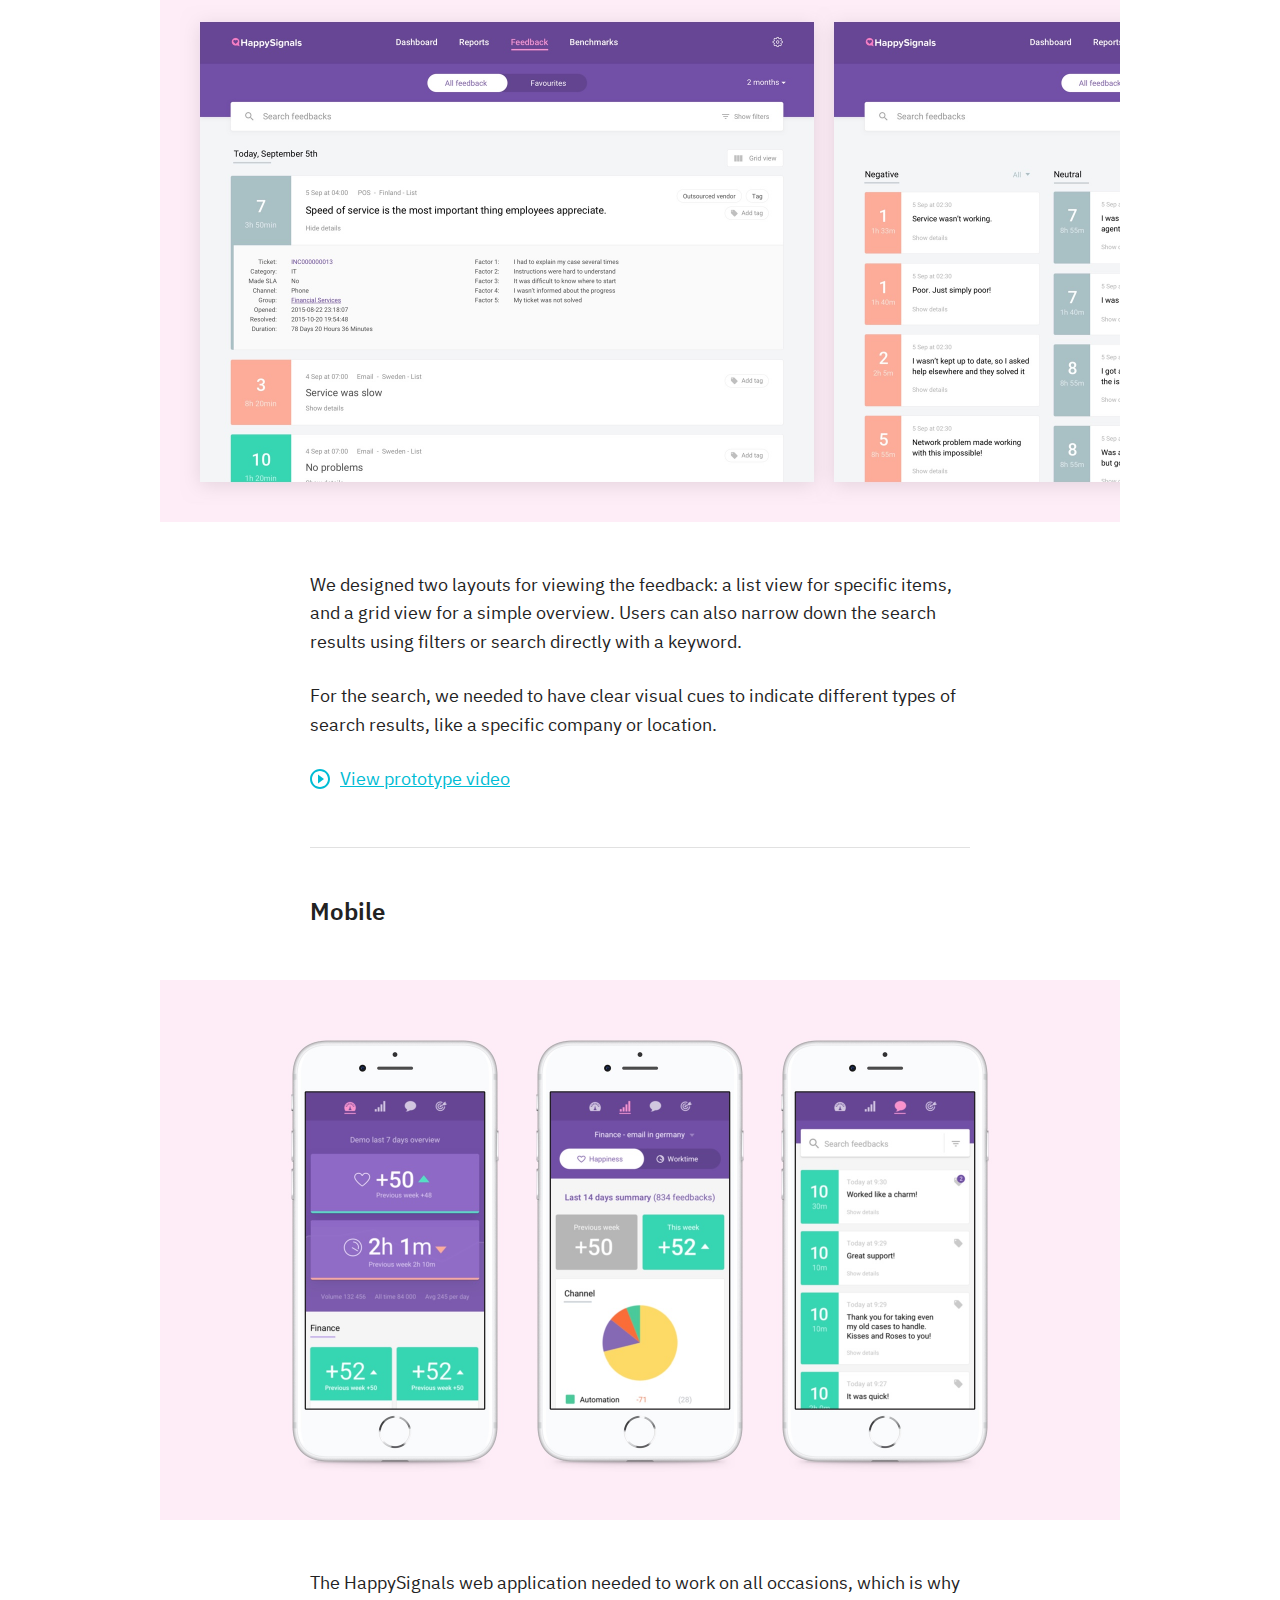
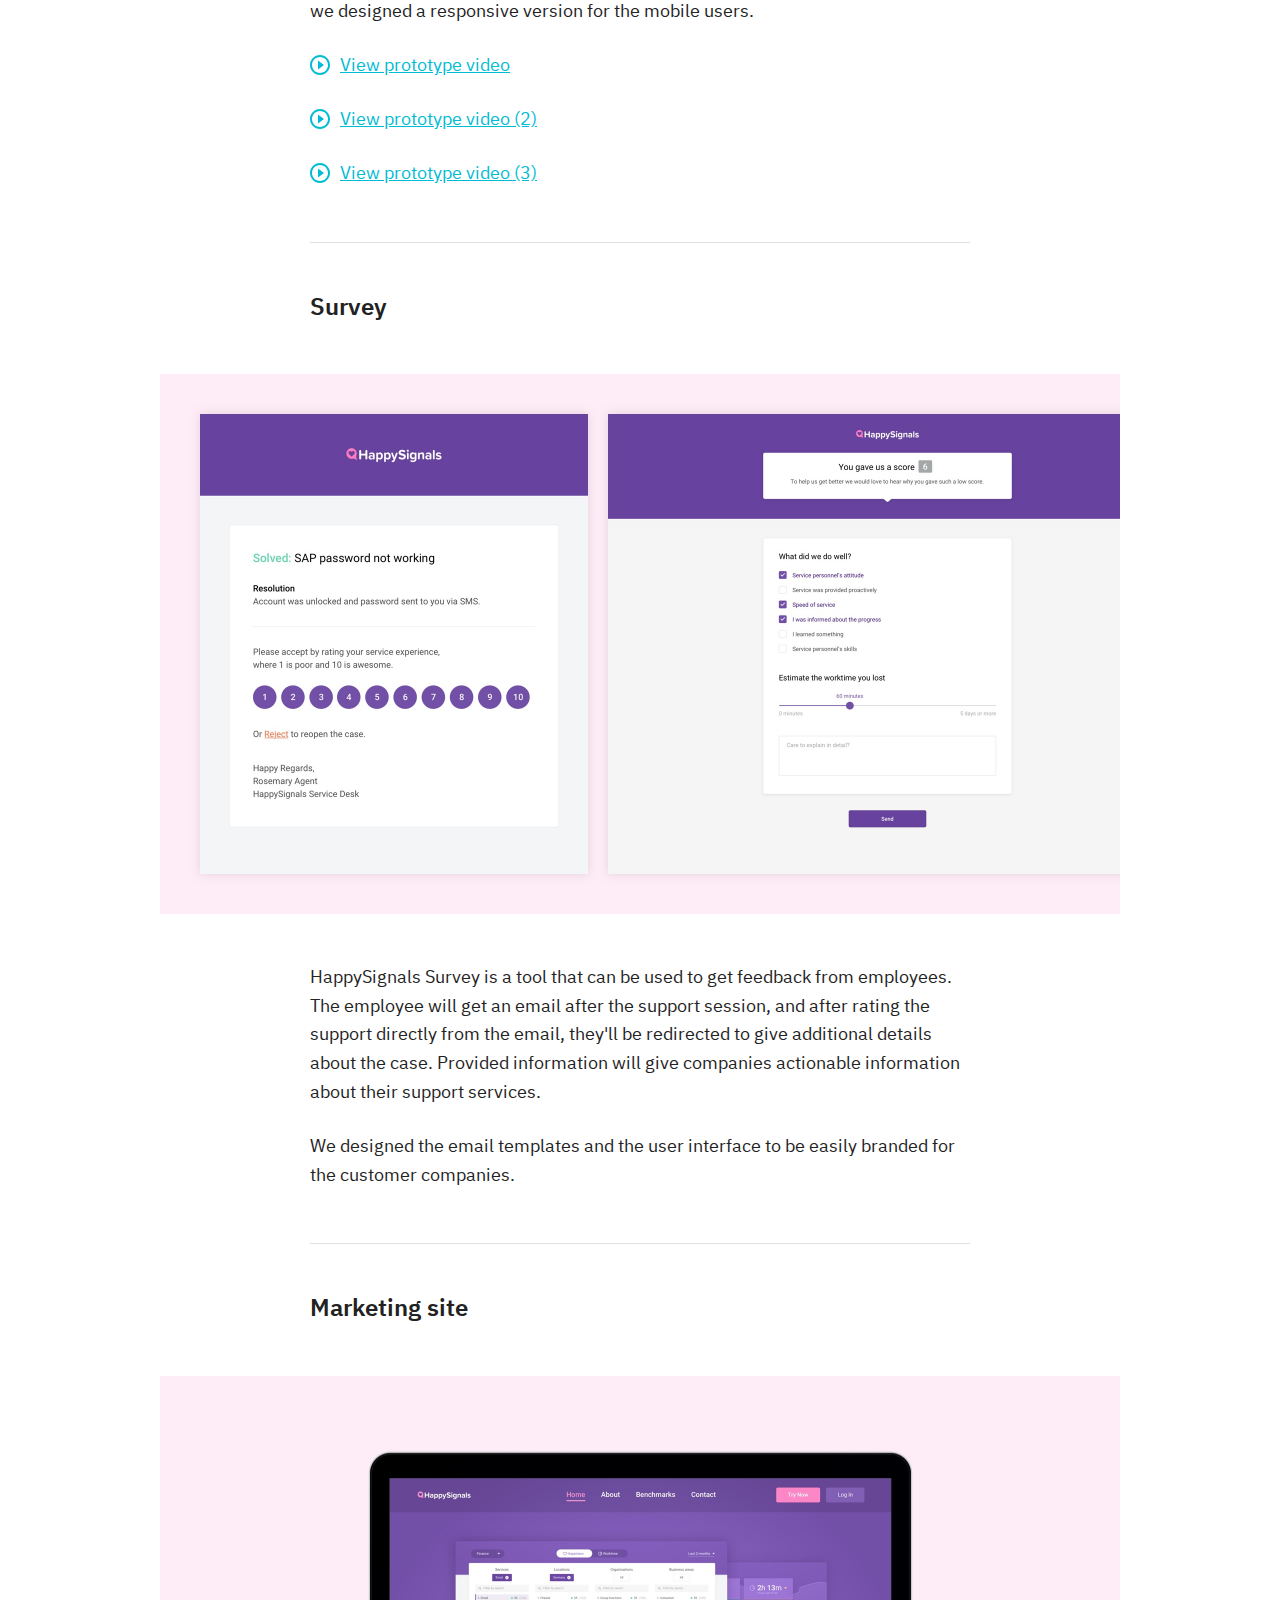
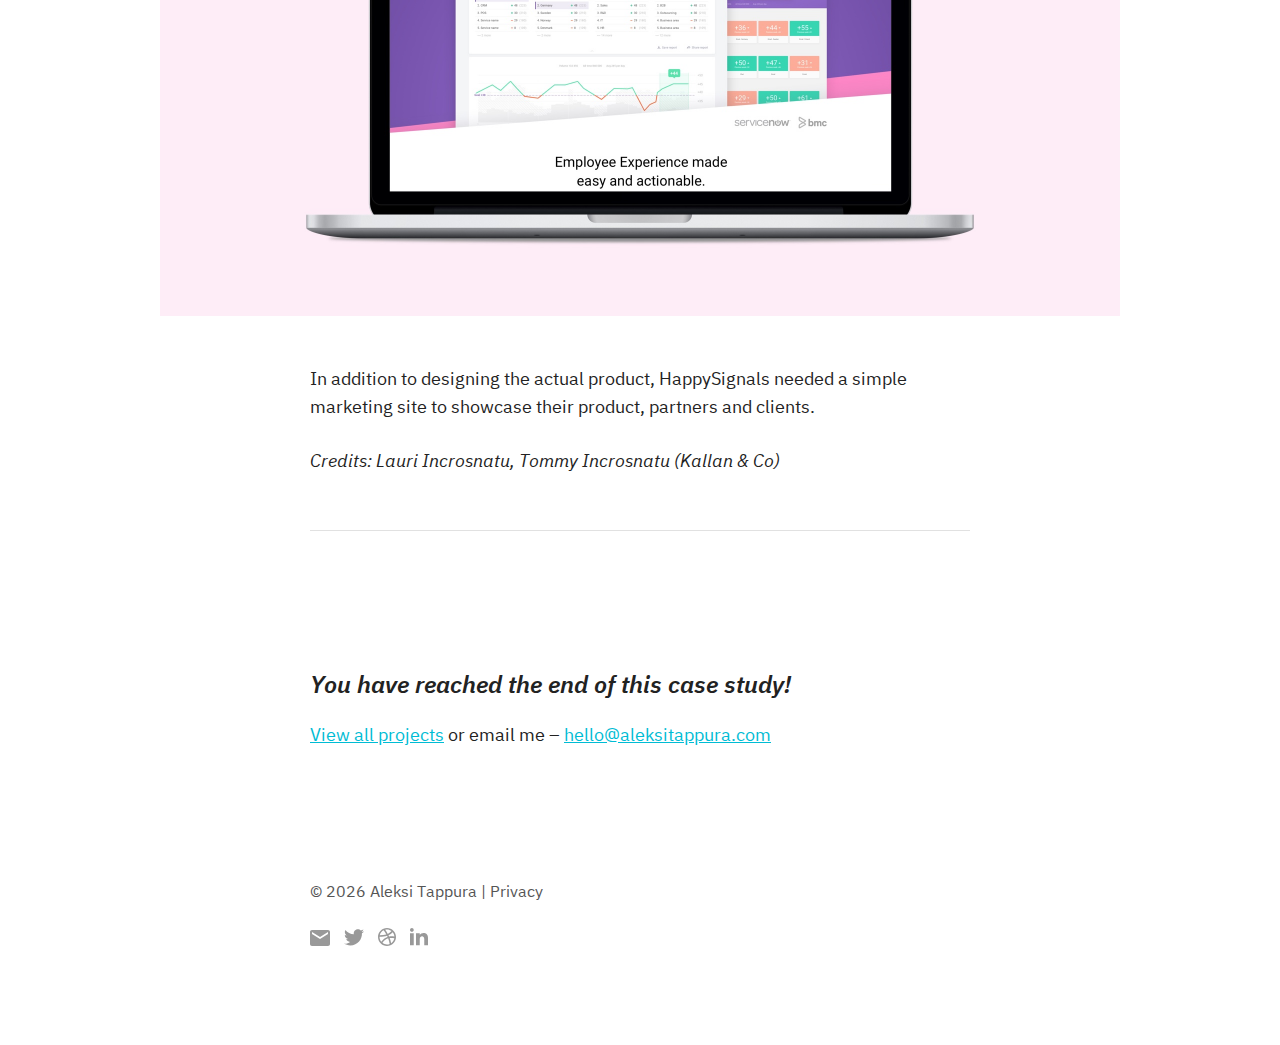
<file: mypage/happysignals.html>
<!doctype html>
<html class="no-js" lang="en">
    <head>
        <meta charset="utf-8">
        <meta http-equiv="x-ua-compatible" content="ie=edge">
        <title>HappySignals &ndash; Aleksi Tappura</title>
        <meta name="description" content="Designer focused on UI/UX design, visual design and prototyping.">
        <meta name="viewport" content="width=device-width, initial-scale=1">

        <link rel="apple-touch-icon" sizes="180x180" href="apple-touch-icon.png">
        <link rel="icon" type="image/png" sizes="32x32" href="favicon-32x32.png">
        <link rel="icon" type="image/png" sizes="16x16" href="favicon-16x16.png">
        <link rel="manifest" href="manifest.json">
        <meta name="theme-color" content="#00BCD4">

        <link rel="stylesheet" href="css/normalize.css">
        <link rel="stylesheet" href="css/font.css">
        <link rel="stylesheet" href="css/skeleton.css">
        <link rel="stylesheet" href="css/main.css">

        <script>
            (function(h,o,t,j,a,r){
                h.hj=h.hj||function(){(h.hj.q=h.hj.q||[]).push(arguments)};
                h._hjSettings={hjid:969614,hjsv:6};
                a=o.getElementsByTagName('head')[0];
                r=o.createElement('script');r.async=1;
                r.src=t+h._hjSettings.hjid+j+h._hjSettings.hjsv;
                a.appendChild(r);
            })(window,document,'https://static.hotjar.com/c/hotjar-','.js?sv=');
        </script>
    </head>
    <body>

        <div id="modal-1" class="modal">
            <div class="video-wrapper">
                <iframe src="https://www.youtube.com/embed/1DlbRVoCi00?rel=0&amp;controls=0&amp;showinfo=0" frameborder="0" allowfullscreen></iframe>
            </div>
        </div>

        <div id="modal-2" class="modal">
            <div class="video-wrapper">
                <iframe src="https://www.youtube.com/embed/BZPQEbBzxMs?rel=0&amp;controls=0&amp;showinfo=0" frameborder="0" allowfullscreen></iframe>
            </div>
        </div>

        <div id="modal-3" class="modal">
            <div class="video-wrapper">
                <iframe src="https://www.youtube.com/embed/D9cKyF1lDVU?rel=0&amp;controls=0&amp;showinfo=0" frameborder="0" allowfullscreen></iframe>
            </div>
        </div>

        <div id="modal-4" class="modal">
            <div class="video-wrapper">
                <iframe src="https://www.youtube.com/embed/SJ0UUJ_igqQ?rel=0&amp;controls=0&amp;showinfo=0" frameborder="0" allowfullscreen></iframe>
            </div>
        </div>

        <nav class="navbar clearfix">
            <h1 class="logo"><a href="index.html">Aleksi Tappura</a></h1>
            <ul class="nav">
                <li><a href="index.html">Work</a></li>
                <li><a href="about.html">About me</a></li>
            </ul>
            <a class="nav-toggle" href="javascript:void(0)"><span class="nav-icon"></span></a>
        </nav>

        <section class="work-header">
            <div class="container">
                <div class="row">
                    <div class="twelve columns">
                        <h2>HappySignals</h2>
                        <h3>Designing employee experience management tools</h3>
                    </div>
                </div>
            </div>
        </section>

        <main class="work-content">

            <div class="container container-l">
                <div class="row">
                    <div class="twelve columns">
                        <img class="image" src="images/happysignals_main.jpg" alt="HappySignals">
                    </div>
                </div>
            </div>

            <div class="container">
                <div class="row work-info">
                    <div class="six columns">
                        <h3>Background</h3>
                        <p>HappySignals is an employee experience management suite, used by over 300 000 employees globally.</p>
                    </div>
                    <div class="six columns">
                        <h3>My role</h3>
                        <ul>
                            <li>User Flows &amp; Wireframing</li>
                            <li>UI/UX Design</li>
                            <li>Web Design</li>
                            <li>Prototyping</li>
                        </ul>
                    </div>
                </div>
                <div class="row">
                    <div class="twelve columns">
                        <hr style="margin-top: 36px;"> <!-- 53px - 17px -->
                        <h3>Dashboard</h3>
                    </div>
                </div>
            </div>
            <div class="container container-l">
                <div class="row">
                    <div class="twelve columns">
                        <img class="image" src="images/hs_dashboard.jpg" alt="Dashboard">
                    </div>
                </div>
            </div>

            <div class="container">
                <div class="row">
                    <div class="twelve columns">
                        <hr style="margin-top: 10px;">
                        <h3>Reports</h3>
                    </div>
                </div>
            </div>
            <div class="container container-l">
                <div class="row">
                    <div class="twelve columns">
                        <img class="image" src="images/hs_reports.jpg" alt="Reports">
                    </div>
                </div>
            </div>
            <div class="container">
                <div class="row">
                    <div class="twelve columns">
                        <h4>Projector mode</h4>
                        <p>After testing the product with partner companies, we quickly realised that many companies use projectors that don’t have accurate color representation. We came up with projector mode, a high-contrast version of the application that can be toggled on from the menu.</p>
                    </div>
                </div>
            </div>
            
            <div class="container">
                <div class="row">
                    <div class="twelve columns">
                        <hr style="margin-top: 10px;">
                        <h3>Feedback</h3>
                    </div>
                </div>
            </div>
            <div class="container container-l">
                <div class="row">
                    <div class="twelve columns">
                        <img class="image" src="images/hs_feedback.jpg" alt="Feedback">
                    </div>
                </div>
            </div>
            <div class="container">
                <div class="row">
                    <div class="twelve columns">
                        <p>We designed two layouts for viewing the feedback: a list view for specific items, and a grid view for a simple overview. Users can also narrow down the search results using filters or search directly with a keyword.</p>
                        <p>For the search, we needed to have clear visual cues to indicate different types of search results, like a specific company or location.</p>
                        <p><a class="view-prototype" href="#modal-1" rel="modal:open"><svg xmlns="http://www.w3.org/2000/svg" width="20" height="20" viewBox="0 0 20 20"><path fill="#00BCD4" fill-rule="nonzero" d="M8 14.5l6-4.5-6-4.5v9zM10 0C4.48 0 0 4.48 0 10s4.48 10 10 10 10-4.48 10-10S15.52 0 10 0zm0 18c-4.41 0-8-3.59-8-8s3.59-8 8-8 8 3.59 8 8-3.59 8-8 8z"/></svg>View prototype video</a></p>
                        <hr>
                    </div>
                </div>
            </div>

            <div class="container">
                <div class="row">
                    <div class="twelve columns">
                        <h3>Mobile</h3>
                    </div>
                </div>
            </div>
            <div class="container container-l">
                <div class="row">
                    <div class="twelve columns">
                        <img class="image" src="images/hs_mobile.jpg" alt="Mobile">
                    </div>
                </div>
            </div>
            <div class="container">
                <div class="row">
                    <div class="twelve columns">
                        <p>The HappySignals web application needed to work on all occasions, which is why we designed a responsive version for the mobile users.</p>
                        <p><a class="view-prototype" href="#modal-2" rel="modal:open"><svg xmlns="http://www.w3.org/2000/svg" width="20" height="20" viewBox="0 0 20 20"><path fill="#00BCD4" fill-rule="nonzero" d="M8 14.5l6-4.5-6-4.5v9zM10 0C4.48 0 0 4.48 0 10s4.48 10 10 10 10-4.48 10-10S15.52 0 10 0zm0 18c-4.41 0-8-3.59-8-8s3.59-8 8-8 8 3.59 8 8-3.59 8-8 8z"/></svg>View prototype video</a></p>
                        <p><a class="view-prototype" href="#modal-3" rel="modal:open"><svg xmlns="http://www.w3.org/2000/svg" width="20" height="20" viewBox="0 0 20 20"><path fill="#00BCD4" fill-rule="nonzero" d="M8 14.5l6-4.5-6-4.5v9zM10 0C4.48 0 0 4.48 0 10s4.48 10 10 10 10-4.48 10-10S15.52 0 10 0zm0 18c-4.41 0-8-3.59-8-8s3.59-8 8-8 8 3.59 8 8-3.59 8-8 8z"/></svg>View prototype video (2)</a></p>
                        <p><a class="view-prototype" href="#modal-4" rel="modal:open"><svg xmlns="http://www.w3.org/2000/svg" width="20" height="20" viewBox="0 0 20 20"><path fill="#00BCD4" fill-rule="nonzero" d="M8 14.5l6-4.5-6-4.5v9zM10 0C4.48 0 0 4.48 0 10s4.48 10 10 10 10-4.48 10-10S15.52 0 10 0zm0 18c-4.41 0-8-3.59-8-8s3.59-8 8-8 8 3.59 8 8-3.59 8-8 8z"/></svg>View prototype video (3)</a></p>
                        <hr>
                    </div>
                </div>
            </div>

            <div class="container">
                <div class="row">
                    <div class="twelve columns">
                        <h3>Survey</h3>
                    </div>
                </div>
            </div>
            <div class="container container-l">
                <div class="row">
                    <div class="twelve columns">
                        <img class="image" src="images/hs_survey.jpg" alt="Survey">
                    </div>
                </div>
            </div>
            <div class="container">
                <div class="row">
                    <div class="twelve columns">
                        <p>HappySignals Survey is a tool that can be used to get feedback from employees. The employee will get an email after the support session, and after rating the support directly from the email, they'll be redirected to give additional details about the case. Provided information will give companies actionable information about their support services.</p>
                        <p>We designed the email templates and the user interface to be easily branded for the customer companies.</p>
                        <hr>
                    </div>
                </div>
            </div>

            <div class="container">
                <div class="row">
                    <div class="twelve columns">
                        <h3>Marketing site</h3>
                    </div>
                </div>
            </div>
            <div class="container container-l">
                <div class="row">
                    <div class="twelve columns">
                        <img class="image" src="images/hs_site.jpg" alt="Marketing site">
                    </div>
                </div>
            </div>
            <div class="container">
                <div class="row">
                    <div class="twelve columns">
                        <p>In addition to designing the actual product, HappySignals needed a simple marketing site to showcase their product, partners and clients.</p>

                        <p><i>Credits: Lauri Incrosnatu, Tommy Incrosnatu (Kallan &amp; Co)</i></p>
                        <hr>
                    </div>
                </div>
            </div>

        </main>

        <section class="work-cta">
            <div class="container">
                <div class="row">
                    <div class="twelve columns">
                        <h3>You have reached the end of this case study!</h3>
                        <p><a href="index.html">View all projects</a> or email me &ndash; <a href="mailto:hello@aleksitappura.com">hello@aleksitappura.com</a></p>
                    </div>
                </div>
            </div>
        </section>

        <footer class="footer">
            <div class="container">
                <div class="row">
                    <div class="twelve columns">
                        <p>&copy; <script> document.write(new Date().getFullYear()); </script> Aleksi Tappura &#124; <a href="privacy-policy.html">Privacy</a></p>
                        <ul class="social-icons">
                            <li><a href="mailto:hello@aleksitappura.com"><img src="images/email.svg" alt="Email"></a></li>
                            <li><a href="https://twitter.com/aleksitappura" target="_blank"><img src="images/twitter.svg" alt="Twitter"></a></li>
                            <li><a href="https://dribbble.com/aleksitappura" target="_blank"><img src="images/dribbble.svg" alt="Dribbble"></a></li>
                            <li><a href="https://www.linkedin.com/in/aleksitappura" target="_blank"><img src="images/linkedin.svg" alt="LinkedIn"></a></li>
                        </ul>
                    </div>
                </div>
            </div>
        </footer>

        <script src="https://ajax.googleapis.com/ajax/libs/jquery/3.2.1/jquery.min.js"></script>
        <script src="js/modal.js"></script>
        <script src="js/main.js"></script>
    </body>
</html>
</file>
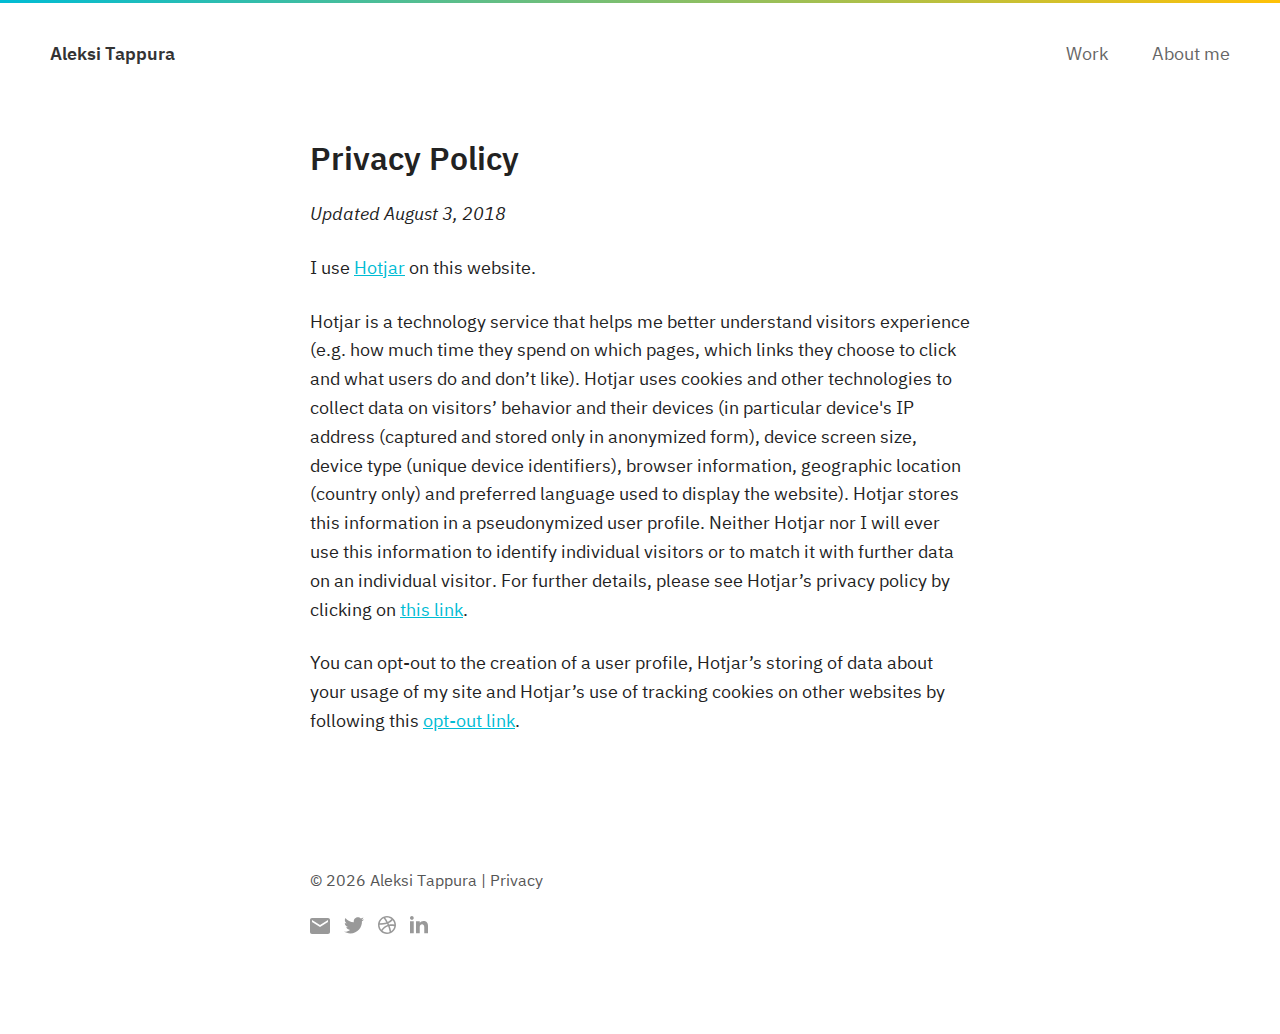
<file: mypage/privacy-policy.html>
<!doctype html>
<html class="no-js" lang="en">
    <head>
        <meta charset="utf-8">
        <meta http-equiv="x-ua-compatible" content="ie=edge">
        <title>Privacy policy &ndash; Aleksi Tappura</title>
        <meta name="description" content="Designer focused on UI/UX design, visual design and prototyping.">
        <meta name="viewport" content="width=device-width, initial-scale=1">

        <link rel="apple-touch-icon" sizes="180x180" href="apple-touch-icon.png">
        <link rel="icon" type="image/png" sizes="32x32" href="favicon-32x32.png">
        <link rel="icon" type="image/png" sizes="16x16" href="favicon-16x16.png">
        <link rel="manifest" href="manifest.json">
        <meta name="theme-color" content="#00BCD4">

        <link rel="stylesheet" href="css/normalize.css">
        <link rel="stylesheet" href="css/font.css">
        <link rel="stylesheet" href="css/skeleton.css">
        <link rel="stylesheet" href="css/main.css">

        <script>
            (function(h,o,t,j,a,r){
                h.hj=h.hj||function(){(h.hj.q=h.hj.q||[]).push(arguments)};
                h._hjSettings={hjid:969614,hjsv:6};
                a=o.getElementsByTagName('head')[0];
                r=o.createElement('script');r.async=1;
                r.src=t+h._hjSettings.hjid+j+h._hjSettings.hjsv;
                a.appendChild(r);
            })(window,document,'https://static.hotjar.com/c/hotjar-','.js?sv=');
        </script>
    </head>
    <body>

        <nav class="navbar clearfix">
            <h1 class="logo"><a href="index.html">Aleksi Tappura</a></h1>
            <ul class="nav">
                <li><a href="index.html">Work</a></li>
                <li><a href="about.html">About me</a></li>
            </ul>
            <a class="nav-toggle" href="javascript:void(0)"><span class="nav-icon"></span></a>
        </nav>

        <main class="about-content">

            <div class="container">
                <div class="row">
                    <div class="twelve columns">
                        <h2>Privacy Policy</h2>
                        <p><i>Updated August 3, 2018</i></p>
                        <p>I use <a href="http://www.hotjar.com" target="_blank">Hotjar</a> on this website.</p>
                        <p>Hotjar is a technology service that helps me better understand visitors experience (e.g. how much time they spend on which pages, which links they choose to click and what users do and don’t like). Hotjar uses cookies and other technologies to collect data on visitors’ behavior and their devices (in particular device's IP address (captured and stored only in anonymized form), device screen size, device type (unique device identifiers), browser information, geographic location (country only) and preferred language used to display the website). Hotjar stores this information in a pseudonymized user profile. Neither Hotjar nor I will ever use this information to identify individual visitors or to match it with further data on an individual visitor. For further details, please see Hotjar’s privacy policy by clicking on <a href="https://www.hotjar.com/legal/policies/privacy" target="_blank">this link</a>.</p>
                        <p>You can opt-out to the creation of a user profile, Hotjar’s storing of data about your usage of my site and Hotjar’s use of tracking cookies on other websites by following this <a href="https://www.hotjar.com/legal/compliance/opt-out" target="_blank">opt-out link</a>.</p>
                    </div>
                </div>
            </div>

        </main>

        <footer class="footer">
            <div class="container">
                <div class="row">
                    <div class="twelve columns">
                        <p>&copy; <script> document.write(new Date().getFullYear()); </script> Aleksi Tappura &#124; <a href="privacy-policy.html">Privacy</a></p>
                        <ul class="social-icons">
                            <li><a href="mailto:hello@aleksitappura.com"><img src="images/email.svg" alt="Email"></a></li>
                            <li><a href="https://twitter.com/aleksitappura" target="_blank"><img src="images/twitter.svg" alt="Twitter"></a></li>
                            <li><a href="https://dribbble.com/aleksitappura" target="_blank"><img src="images/dribbble.svg" alt="Dribbble"></a></li>
                            <li><a href="https://www.linkedin.com/in/aleksitappura" target="_blank"><img src="images/linkedin.svg" alt="LinkedIn"></a></li>
                        </ul>
                    </div>
                </div>
            </div>
        </footer>

        <script src="https://ajax.googleapis.com/ajax/libs/jquery/3.2.1/jquery.min.js"></script>
        <script src="js/main.js"></script>
    </body>
</html>
</file>
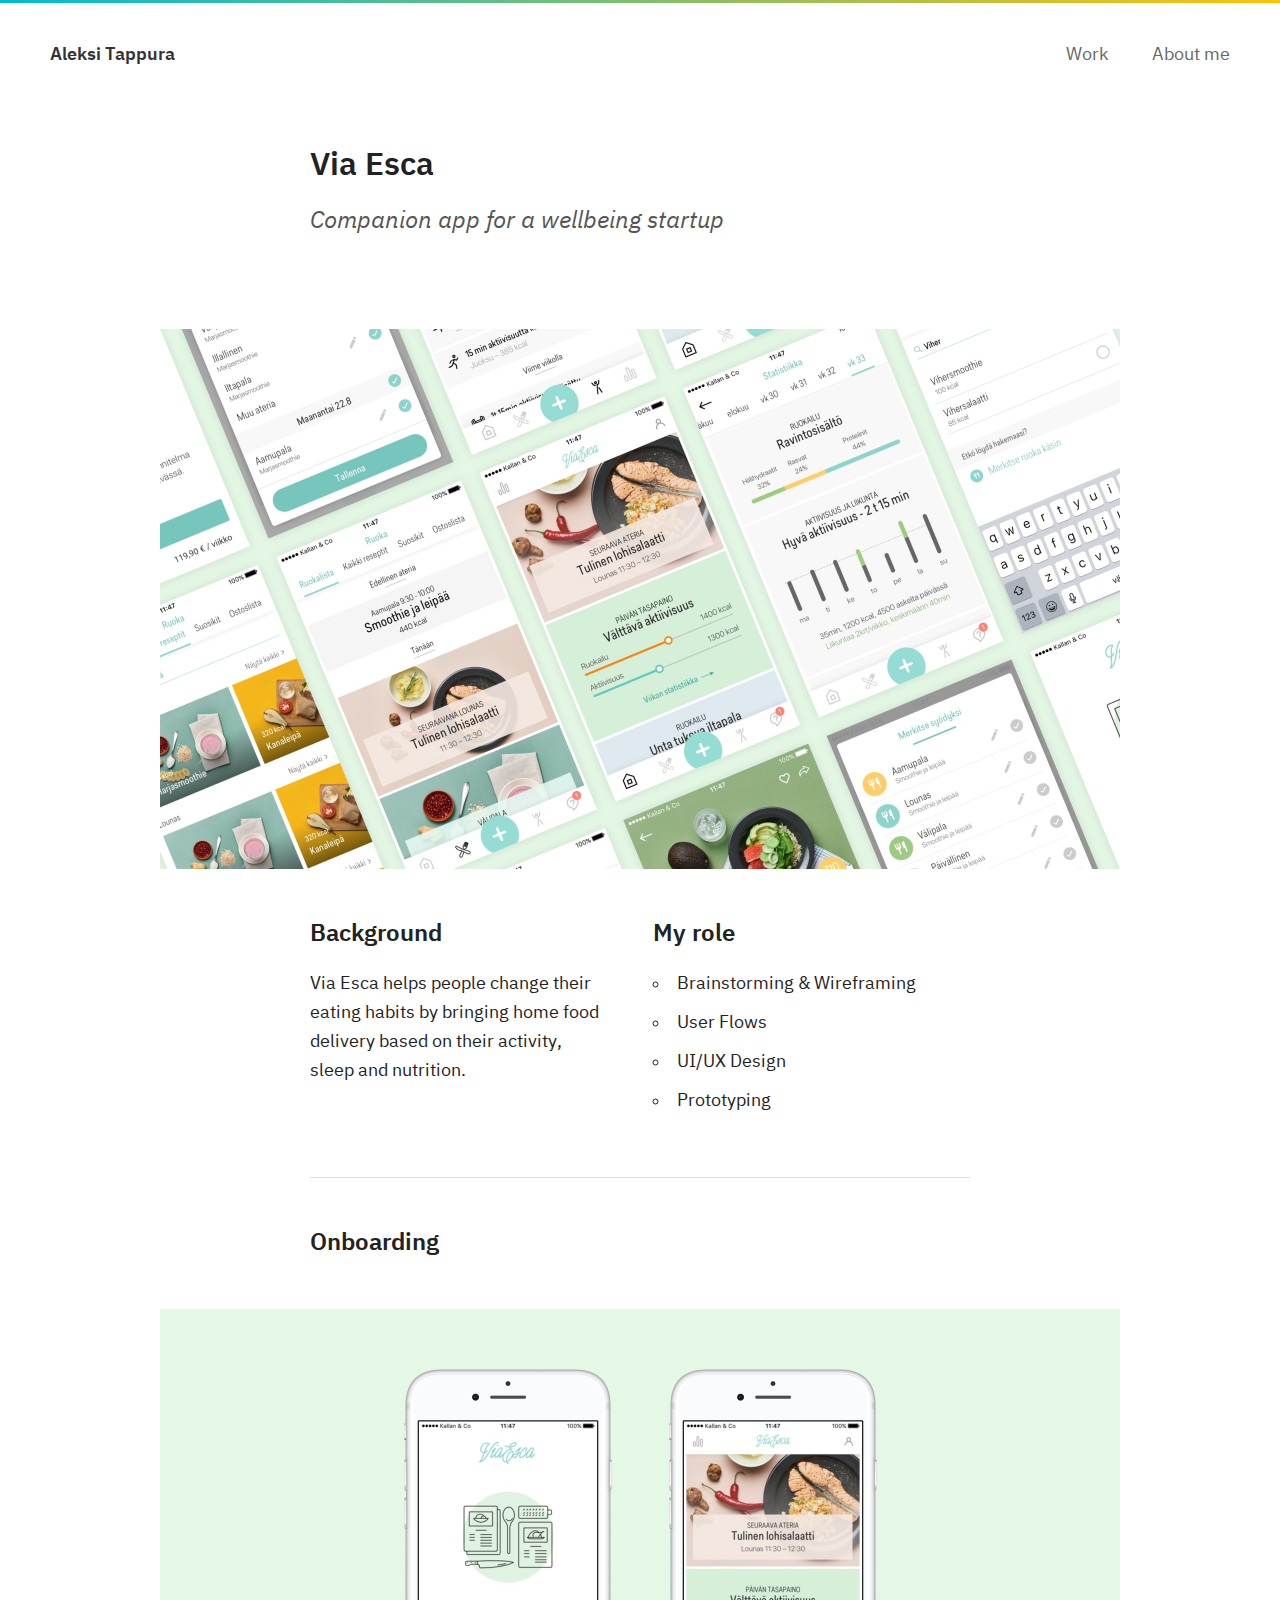
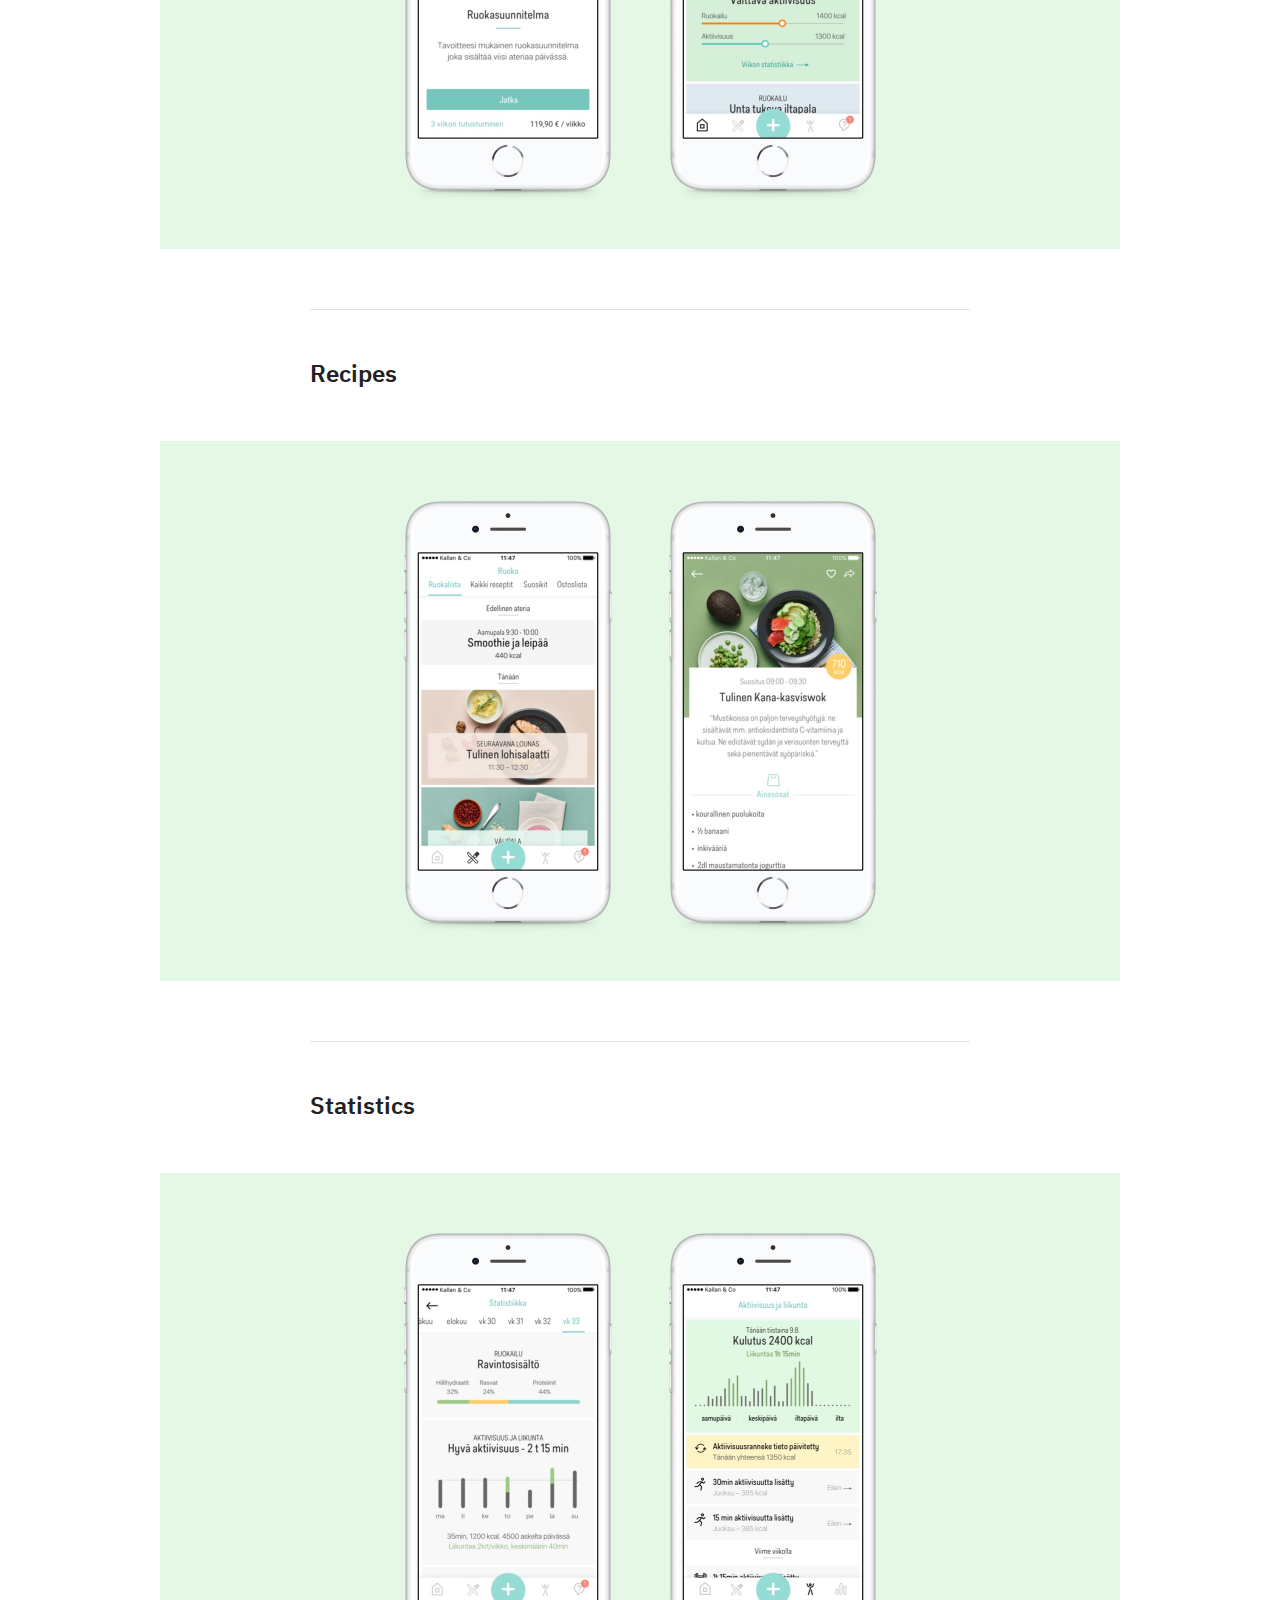
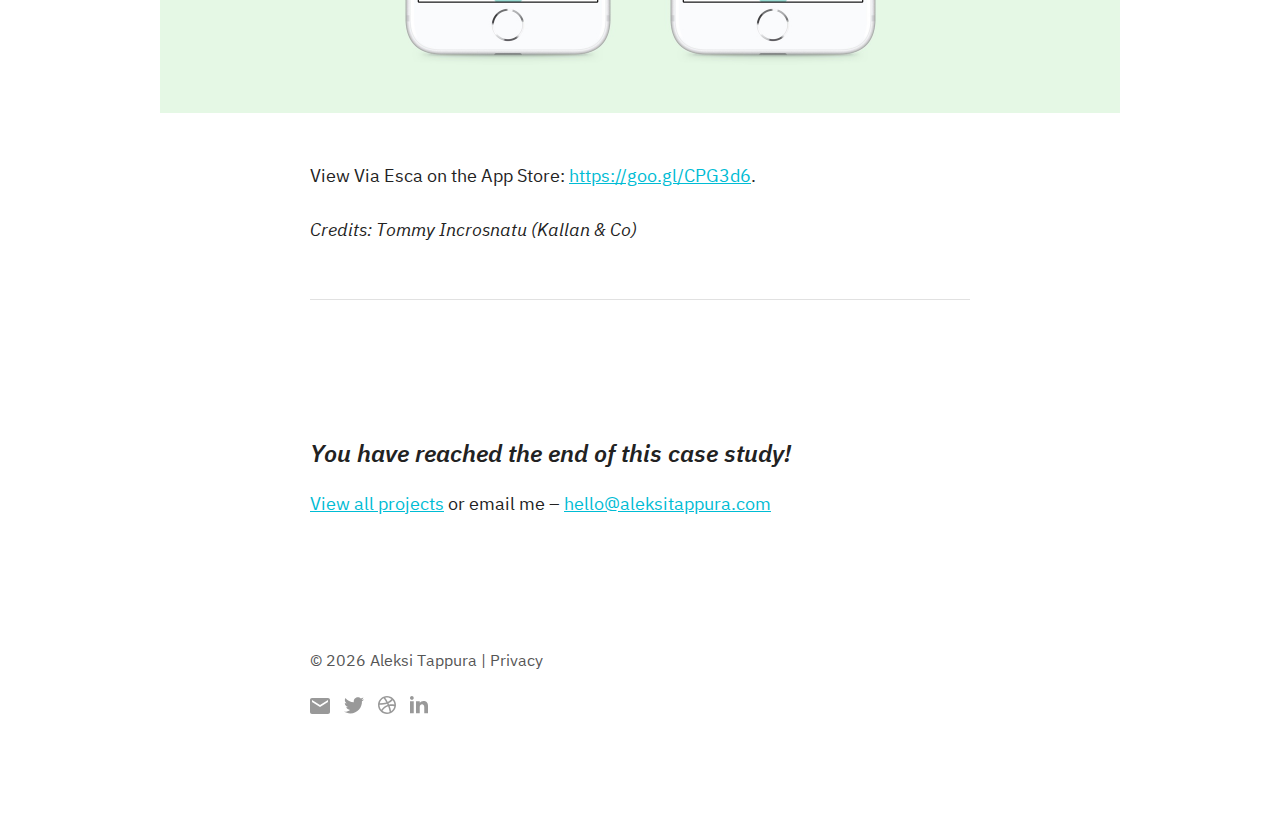
<file: mypage/viaesca.html>
<!doctype html>
<html class="no-js" lang="en">
    <head>
        <meta charset="utf-8">
        <meta http-equiv="x-ua-compatible" content="ie=edge">
        <title>Via Esca &ndash; Aleksi Tappura</title>
        <meta name="description" content="Designer focused on UI/UX design, visual design and prototyping.">
        <meta name="viewport" content="width=device-width, initial-scale=1">

        <link rel="apple-touch-icon" sizes="180x180" href="apple-touch-icon.png">
        <link rel="icon" type="image/png" sizes="32x32" href="favicon-32x32.png">
        <link rel="icon" type="image/png" sizes="16x16" href="favicon-16x16.png">
        <link rel="manifest" href="manifest.json">
        <meta name="theme-color" content="#00BCD4">

        <link rel="stylesheet" href="css/normalize.css">
        <link rel="stylesheet" href="css/font.css">
        <link rel="stylesheet" href="css/skeleton.css">
        <link rel="stylesheet" href="css/main.css">

        <script>
            (function(h,o,t,j,a,r){
                h.hj=h.hj||function(){(h.hj.q=h.hj.q||[]).push(arguments)};
                h._hjSettings={hjid:969614,hjsv:6};
                a=o.getElementsByTagName('head')[0];
                r=o.createElement('script');r.async=1;
                r.src=t+h._hjSettings.hjid+j+h._hjSettings.hjsv;
                a.appendChild(r);
            })(window,document,'https://static.hotjar.com/c/hotjar-','.js?sv=');
        </script>
    </head>
    <body>

        <nav class="navbar clearfix">
            <h1 class="logo"><a href="index.html">Aleksi Tappura</a></h1>
            <ul class="nav">
                <li><a href="index.html">Work</a></li>
                <li><a href="about.html">About me</a></li>
            </ul>
            <a class="nav-toggle" href="javascript:void(0)"><span class="nav-icon"></span></a>
        </nav>

        <section class="work-header">
            <div class="container">
                <div class="row">
                    <div class="twelve columns">
                        <h2>Via Esca</h2>
                        <h3>Companion app for a wellbeing startup</h3>
                    </div>
                </div>
            </div>
        </section>

        <main class="work-content">

            <div class="container container-l">
                <div class="row">
                    <div class="twelve columns">
                        <img class="image" src="images/viaesca_main.jpg" alt="Via Esca">
                    </div>
                </div>
            </div>

            <div class="container">
                <div class="row work-info">
                    <div class="six columns">
                        <h3>Background</h3>
                        <p>Via Esca helps people change their eating habits by bringing home food delivery based on their activity, sleep and nutrition.</p>
                    </div>
                    <div class="six columns">
                        <h3>My role</h3>
                        <ul>
                            <li>Brainstorming &amp; Wireframing</li>
                            <li>User Flows</li>
                            <li>UI/UX Design</li>
                            <li>Prototyping</li>
                        </ul>
                    </div>
                </div>
                <div class="row">
                    <div class="twelve columns">
                        <hr style="margin-top: 36px;"> <!-- 53px - 17px -->
                        <h3>Onboarding</h3>
                    </div>
                </div>
            </div>
            <div class="container container-l">
                <div class="row">
                    <div class="twelve columns">
                        <img class="image" src="images/viaesca_1.jpg" alt="Onboarding">
                    </div>
                </div>
            </div>
            <div class="container">
                <div class="row">
                    <div class="twelve columns">
                        <hr style="margin-top: 10px;">
                        <h3>Recipes</h3>
                    </div>
                </div>
            </div>
            <div class="container container-l">
                <div class="row">
                    <div class="twelve columns">
                        <img class="image" src="images/viaesca_2.jpg" alt="Recipes">
                    </div>
                </div>
            </div>
            <div class="container">
                <div class="row">
                    <div class="twelve columns">
                        <hr style="margin-top: 10px;">
                        <h3>Statistics</h3>
                    </div>
                </div>
            </div>
            <div class="container container-l">
                <div class="row">
                    <div class="twelve columns">
                        <img class="image" src="images/viaesca_3.jpg" alt="Statistics">
                    </div>
                </div>
            </div>
            <div class="container">
                <div class="row">
                    <div class="twelve columns">
                        <p>View Via Esca on the App Store: <a href="https://goo.gl/CPG3d6" target="_blank">https://goo.gl/CPG3d6</a>.</p>
                        <p><i>Credits: Tommy Incrosnatu (Kallan &amp; Co)</i></p>
                        <hr>
                    </div>
                </div>
            </div>

        </main>

        <section class="work-cta">
            <div class="container">
                <div class="row">
                    <div class="twelve columns">
                        <h3>You have reached the end of this case study!</h3>
                        <p><a href="index.html">View all projects</a> or email me &ndash; <a href="mailto:hello@aleksitappura.com">hello@aleksitappura.com</a></p>
                    </div>
                </div>
            </div>
        </section>

        <footer class="footer">
            <div class="container">
                <div class="row">
                    <div class="twelve columns">
                        <p>&copy; <script> document.write(new Date().getFullYear()); </script> Aleksi Tappura &#124; <a href="privacy-policy.html">Privacy</a></p>
                        <ul class="social-icons">
                            <li><a href="mailto:hello@aleksitappura.com"><img src="images/email.svg" alt="Email"></a></li>
                            <li><a href="https://twitter.com/aleksitappura" target="_blank"><img src="images/twitter.svg" alt="Twitter"></a></li>
                            <li><a href="https://dribbble.com/aleksitappura" target="_blank"><img src="images/dribbble.svg" alt="Dribbble"></a></li>
                            <li><a href="https://www.linkedin.com/in/aleksitappura" target="_blank"><img src="images/linkedin.svg" alt="LinkedIn"></a></li>
                        </ul>
                    </div>
                </div>
            </div>
        </footer>

        <script src="https://ajax.googleapis.com/ajax/libs/jquery/3.2.1/jquery.min.js"></script>
        <script src="js/main.js"></script>
    </body>
</html>
</file>
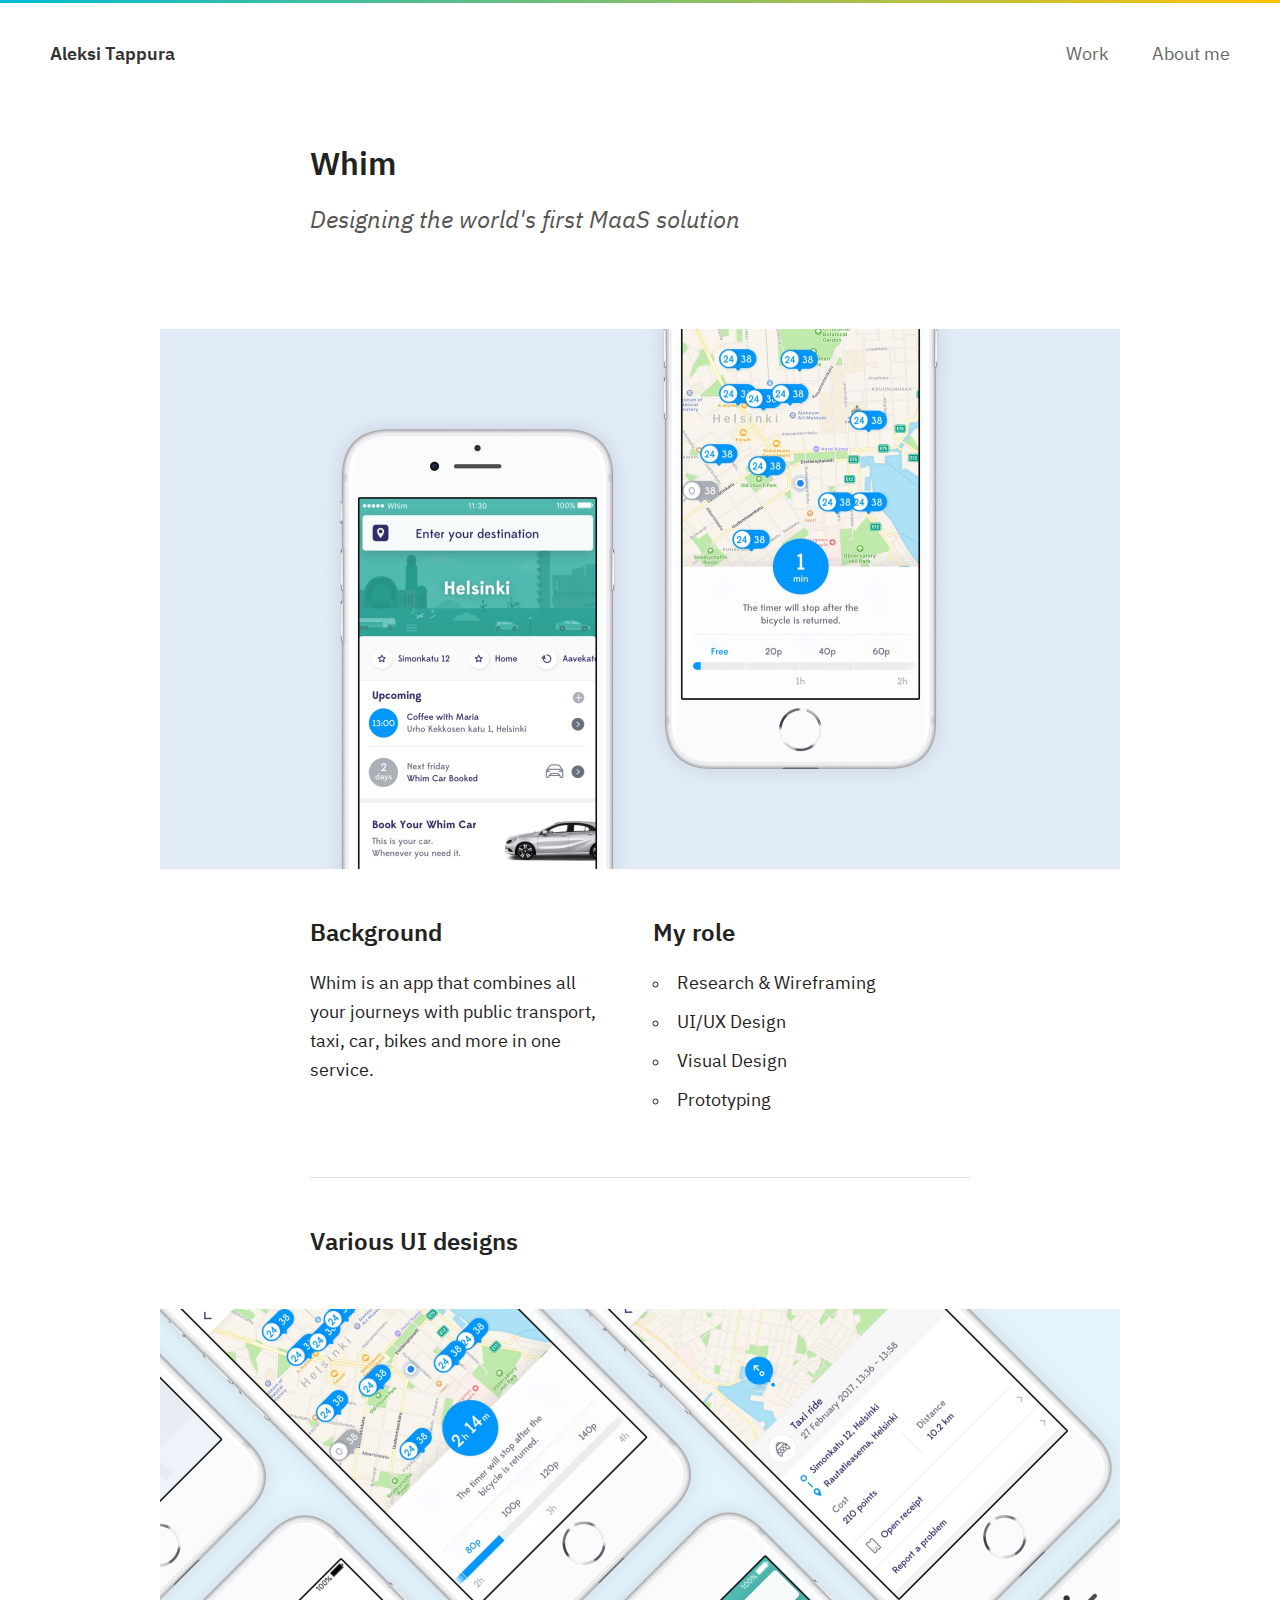
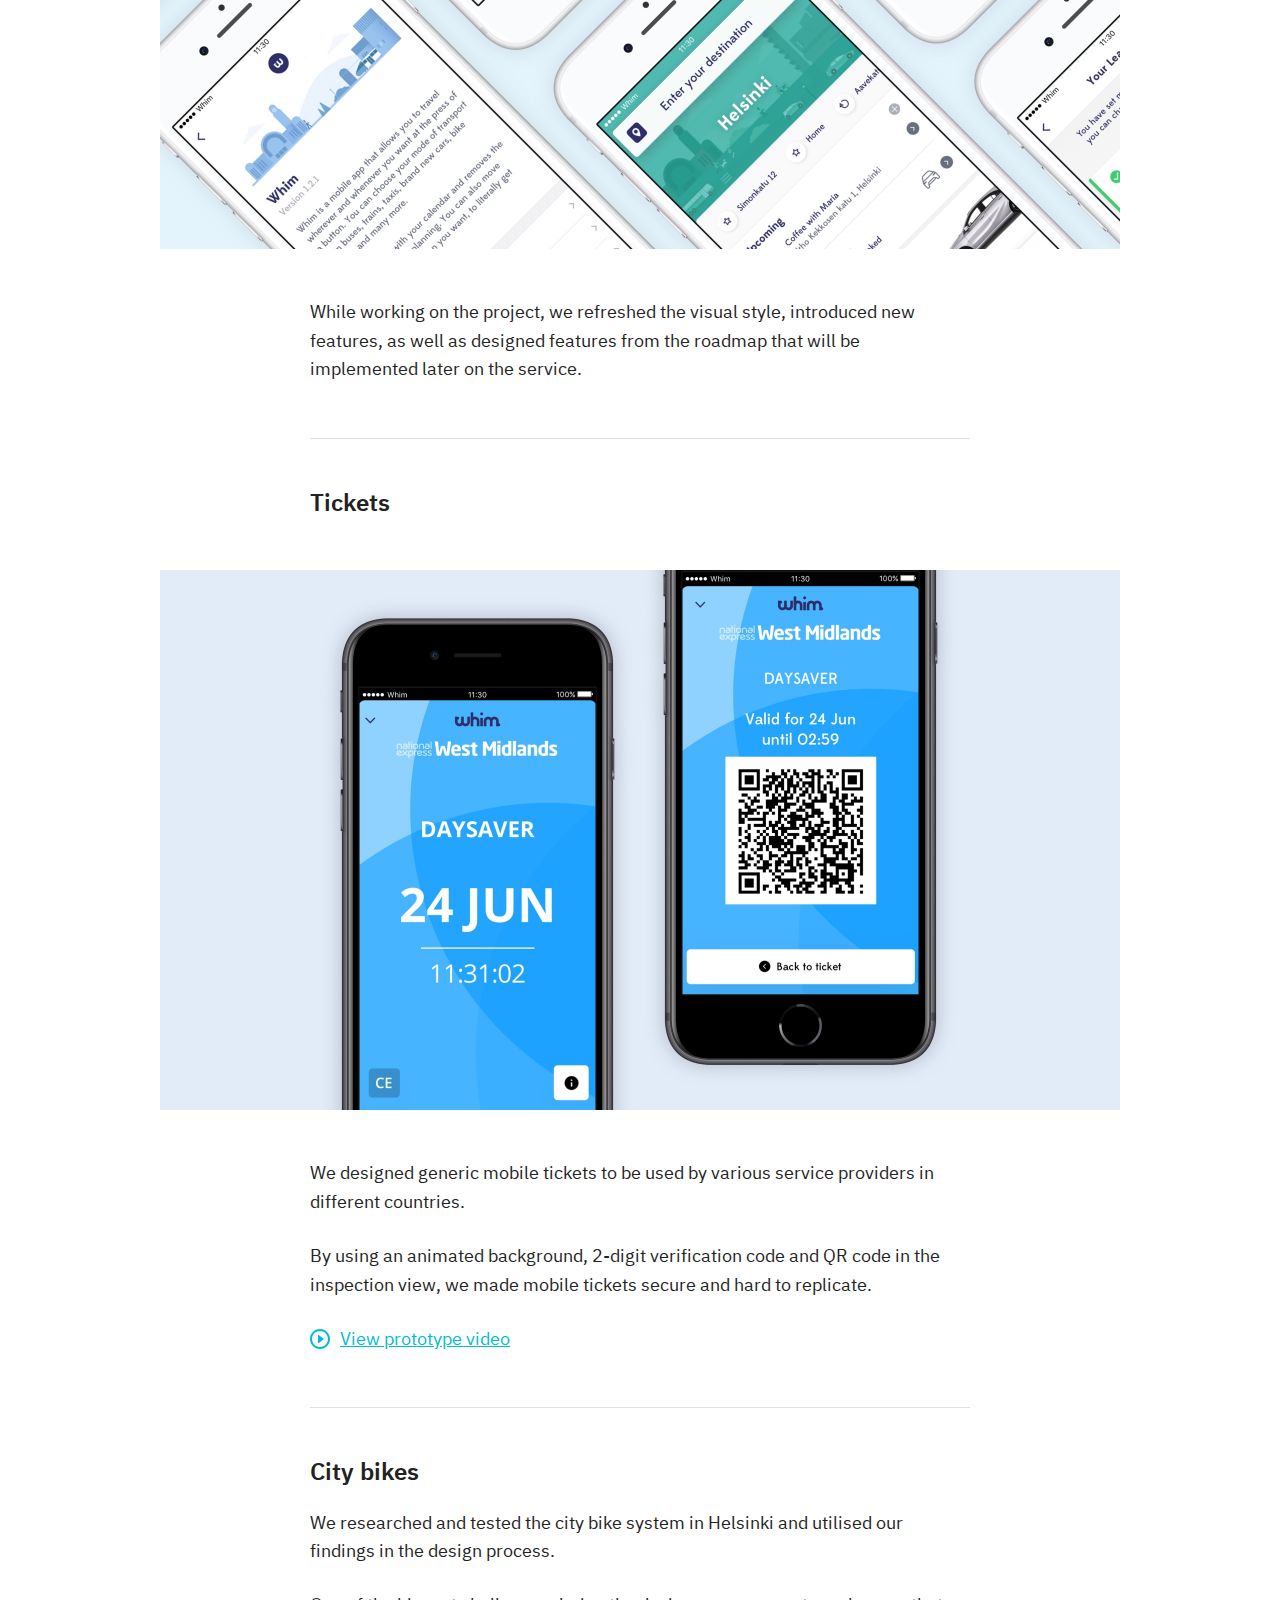
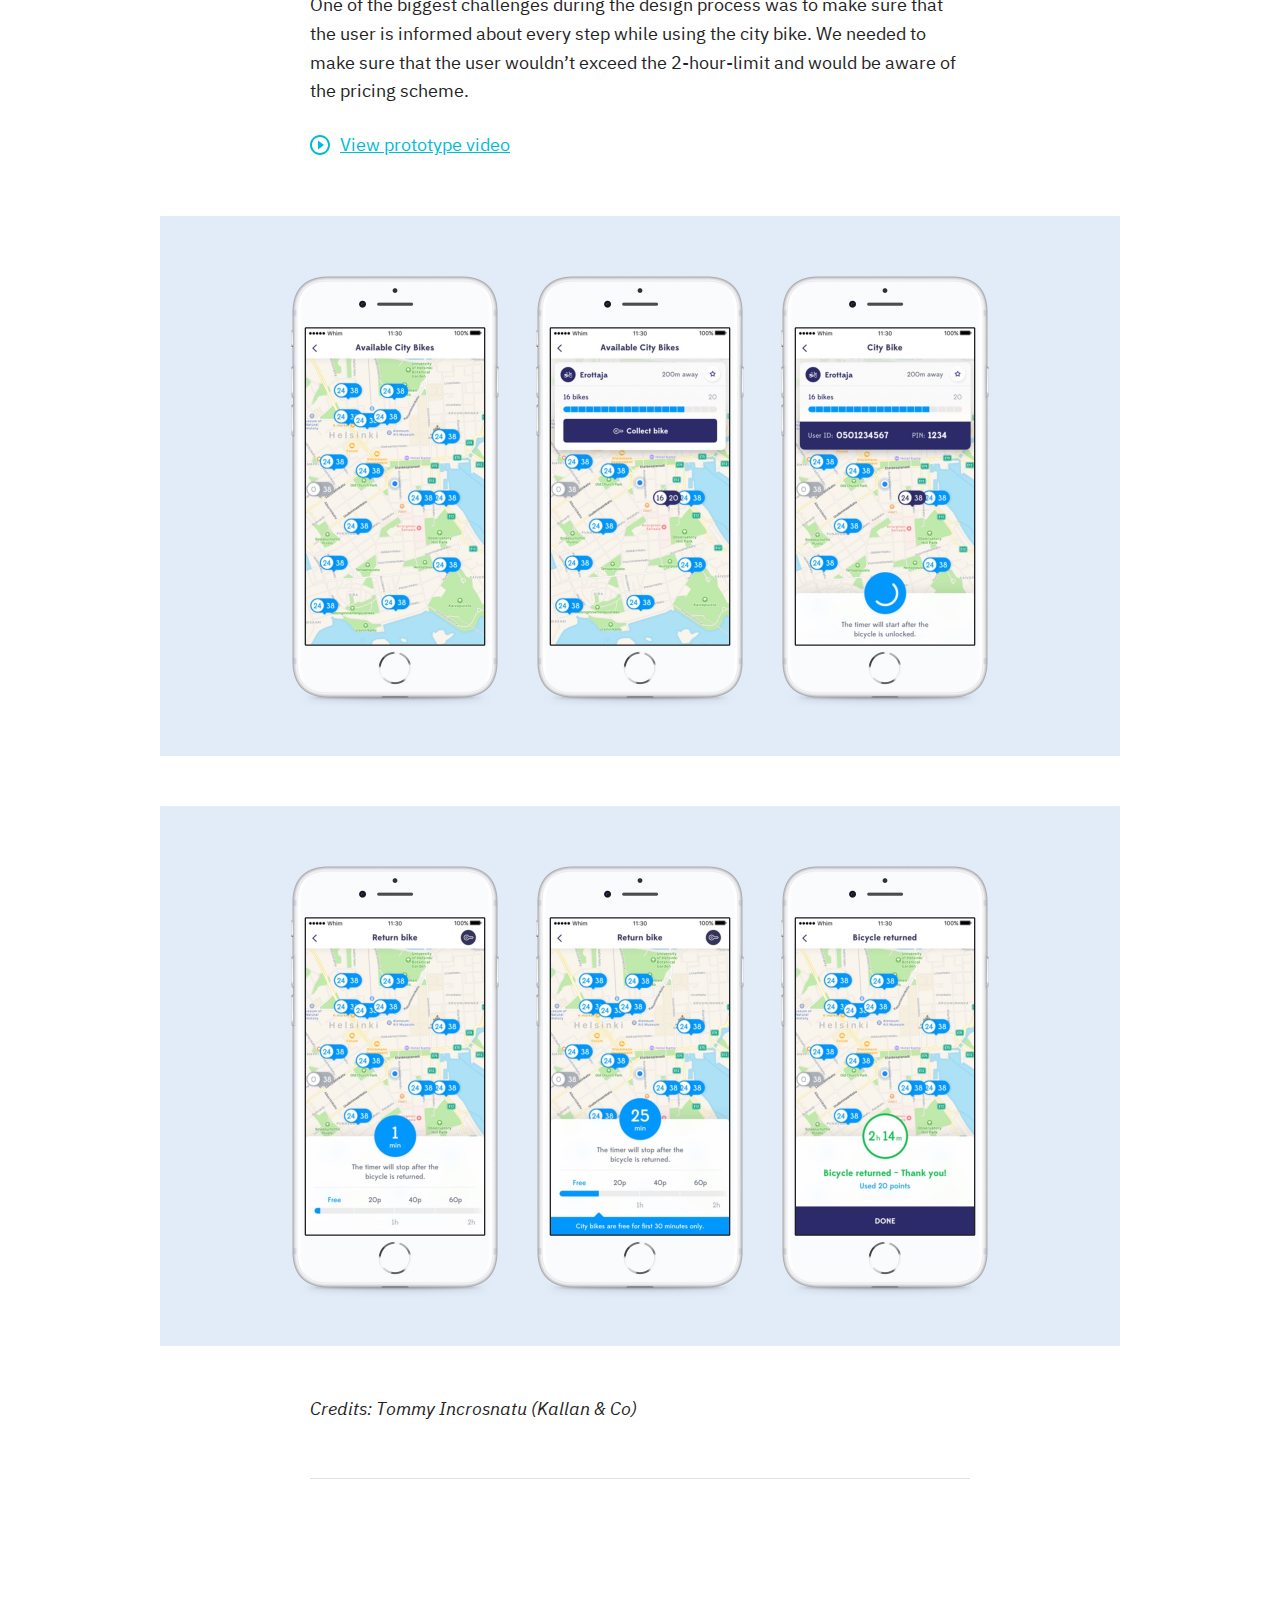
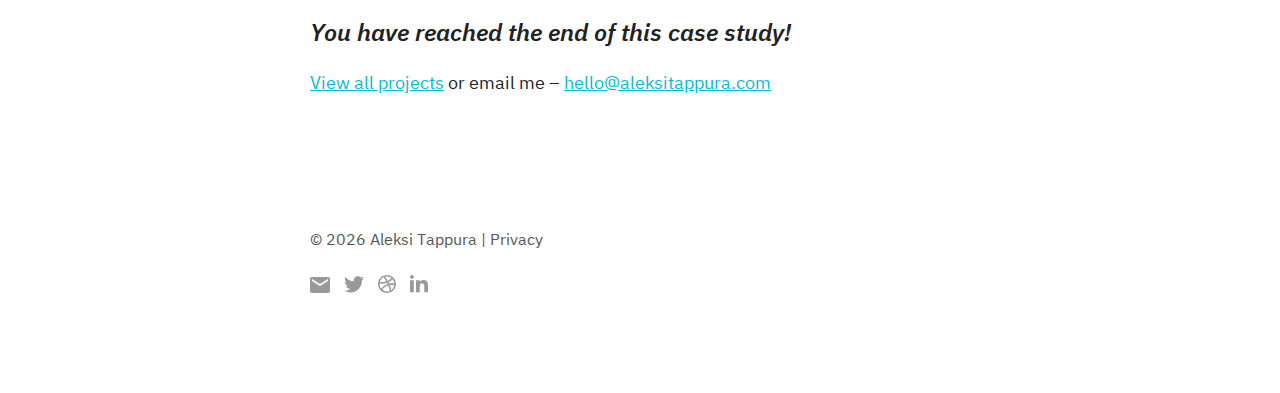
<file: mypage/whim.html>
<!doctype html>
<html class="no-js" lang="en">
    <head>
        <meta charset="utf-8">
        <meta http-equiv="x-ua-compatible" content="ie=edge">
        <title>Whim &ndash; Aleksi Tappura</title>
        <meta name="description" content="Designer focused on UI/UX design, visual design and prototyping.">
        <meta name="viewport" content="width=device-width, initial-scale=1">

        <link rel="apple-touch-icon" sizes="180x180" href="apple-touch-icon.png">
        <link rel="icon" type="image/png" sizes="32x32" href="favicon-32x32.png">
        <link rel="icon" type="image/png" sizes="16x16" href="favicon-16x16.png">
        <link rel="manifest" href="manifest.json">
        <meta name="theme-color" content="#00BCD4">

        <link rel="stylesheet" href="css/normalize.css">
        <link rel="stylesheet" href="css/font.css">
        <link rel="stylesheet" href="css/skeleton.css">
        <link rel="stylesheet" href="css/main.css">

        <script>
            (function(h,o,t,j,a,r){
                h.hj=h.hj||function(){(h.hj.q=h.hj.q||[]).push(arguments)};
                h._hjSettings={hjid:969614,hjsv:6};
                a=o.getElementsByTagName('head')[0];
                r=o.createElement('script');r.async=1;
                r.src=t+h._hjSettings.hjid+j+h._hjSettings.hjsv;
                a.appendChild(r);
            })(window,document,'https://static.hotjar.com/c/hotjar-','.js?sv=');
        </script>
    </head>
    <body>

        <div id="modal-1" class="modal">
            <div class="video-wrapper">
                <iframe src="https://www.youtube.com/embed/cxIhXEGdw00?rel=0&amp;controls=0&amp;showinfo=0" frameborder="0" allowfullscreen></iframe>
            </div>
        </div>

        <div id="modal-2" class="modal">
            <div class="video-wrapper">
                <iframe src="https://www.youtube.com/embed/Mw0J8FvEYL4?rel=0&amp;controls=0&amp;showinfo=0" frameborder="0" allowfullscreen></iframe>
            </div>
        </div>

        <nav class="navbar clearfix">
            <h1 class="logo"><a href="index.html">Aleksi Tappura</a></h1>
            <ul class="nav">
                <li><a href="index.html">Work</a></li>
                <li><a href="about.html">About me</a></li>
            </ul>
            <a class="nav-toggle" href="javascript:void(0)"><span class="nav-icon"></span></a>
        </nav>

        <section class="work-header">
            <div class="container">
                <div class="row">
                    <div class="twelve columns">
                        <h2>Whim</h2>
                        <h3>Designing the world's first MaaS solution</h3>
                    </div>
                </div>
            </div>
        </section>

        <main class="work-content">

            <div class="container container-l">
                <div class="row">
                    <div class="twelve columns">
                        <img class="image" src="images/whim_main.jpg" alt="Whim">
                    </div>
                </div>
            </div>

            <div class="container">
                <div class="row work-info">
                    <div class="six columns">
                        <h3>Background</h3>
                        <p>Whim is an app that combines all your journeys with public transport, taxi, car, bikes and more in one service.</p>
                    </div>
                    <div class="six columns">
                        <h3>My role</h3>
                        <ul>
                            <li>Research &amp; Wireframing</li>
                            <li>UI/UX Design</li>
                            <li>Visual Design</li>
                            <li>Prototyping</li>
                        </ul>
                    </div>
                </div>
                <div class="row">
                    <div class="twelve columns">
                        <hr style="margin-top: 36px;"> <!-- 53px - 17px -->
                        <h3>Various UI designs</h3>
                    </div>
                </div>
            </div>
            <div class="container container-l">
                <div class="row">
                    <div class="twelve columns">
                        <img class="image" src="images/whim_various.jpg" alt="Various UI designs">
                    </div>
                </div>
            </div>
            <div class="container">
                <div class="row">
                    <div class="twelve columns">
                        <p>While working on the project, we refreshed the visual style, introduced new features, as well as designed features from the roadmap that will be implemented later on the service.</p>
                        <hr>
                    </div>
                </div>
            </div>
            <div class="container">
                <div class="row">
                    <div class="twelve columns">
                        <h3>Tickets</h3>
                    </div>
                </div>
            </div>
            <div class="container container-l">
                <div class="row">
                    <div class="twelve columns">
                        <img class="image" src="images/whim_tickets.jpg" alt="Tickets">
                    </div>
                </div>
            </div>
            <div class="container">
                <div class="row">
                    <div class="twelve columns">
                        <p>We designed generic mobile tickets to be used by various service providers in different countries.</p>
                        <p>By using an animated background, 2-digit verification code and QR code in the inspection view, we made mobile tickets secure and hard to replicate.</p>
                        <p><a class="view-prototype" href="#modal-1" rel="modal:open"><svg xmlns="http://www.w3.org/2000/svg" width="20" height="20" viewBox="0 0 20 20"><path fill="#00BCD4" fill-rule="nonzero" d="M8 14.5l6-4.5-6-4.5v9zM10 0C4.48 0 0 4.48 0 10s4.48 10 10 10 10-4.48 10-10S15.52 0 10 0zm0 18c-4.41 0-8-3.59-8-8s3.59-8 8-8 8 3.59 8 8-3.59 8-8 8z"/></svg>View prototype video</a></p>
                        <hr>
                    </div>
                </div>
            </div>
            <div class="container">
                <div class="row">
                    <div class="twelve columns">
                        <h3>City bikes</h3>
                        <p>We researched and tested the city bike system in Helsinki and utilised our findings in the design process.</p>
                        <p>One of the biggest challenges during the design process was to make sure that the user is informed about every step while using the city bike. We needed to make sure that the user wouldn’t exceed the 2-hour-limit and would be aware of the pricing scheme.</p>
                        <p><a class="view-prototype" href="#modal-2" rel="modal:open"><svg xmlns="http://www.w3.org/2000/svg" width="20" height="20" viewBox="0 0 20 20"><path fill="#00BCD4" fill-rule="nonzero" d="M8 14.5l6-4.5-6-4.5v9zM10 0C4.48 0 0 4.48 0 10s4.48 10 10 10 10-4.48 10-10S15.52 0 10 0zm0 18c-4.41 0-8-3.59-8-8s3.59-8 8-8 8 3.59 8 8-3.59 8-8 8z"/></svg>View prototype video</a></p>
                    </div>
                </div>
            </div>
            <div class="container container-l">
                <div class="row">
                    <div class="twelve columns">
                        <img class="image" src="images/whim_bikes.jpg" alt="City bikes">
                        <img class="image" src="images/whim_bikes_2.jpg" alt="City bikes">
                    </div>
                </div>
            </div>
            <div class="container">
                <div class="row">
                    <div class="twelve columns">
                        <p><i>Credits: Tommy Incrosnatu (Kallan &amp; Co)</i></p>
                        <hr>
                    </div>
                </div>
            </div>

        </main>

        <section class="work-cta">
            <div class="container">
                <div class="row">
                    <div class="twelve columns">
                        <h3>You have reached the end of this case study!</h3>
                        <p><a href="index.html">View all projects</a> or email me &ndash; <a href="mailto:hello@aleksitappura.com">hello@aleksitappura.com</a></p>
                    </div>
                </div>
            </div>
        </section>

        <footer class="footer">
            <div class="container">
                <div class="row">
                    <div class="twelve columns">
                        <p>&copy; <script> document.write(new Date().getFullYear()); </script> Aleksi Tappura &#124; <a href="privacy-policy.html">Privacy</a></p>
                        <ul class="social-icons">
                            <li><a href="mailto:hello@aleksitappura.com"><img src="images/email.svg" alt="Email"></a></li>
                            <li><a href="https://twitter.com/aleksitappura" target="_blank"><img src="images/twitter.svg" alt="Twitter"></a></li>
                            <li><a href="https://dribbble.com/aleksitappura" target="_blank"><img src="images/dribbble.svg" alt="Dribbble"></a></li>
                            <li><a href="https://www.linkedin.com/in/aleksitappura" target="_blank"><img src="images/linkedin.svg" alt="LinkedIn"></a></li>
                        </ul>
                    </div>
                </div>
            </div>
        </footer>

        <script src="//ajax.googleapis.com/ajax/libs/jquery/3.2.1/jquery.min.js"></script>
        <script src="js/modal.js"></script>
        <script src="js/main.js"></script>
    </body>
</html>
</file>
<file: mypage/css/font.css>
@font-face {
  font-family: 'ibm-plex-sans';
  font-style: italic;
  font-weight: 400;
  src: url("../fonts/woff2/IBMPlexSans-Italic-Latin1.woff2") format("woff2"), url("../fonts/woff/IBMPlexSans-Italic-Latin1.woff") format("woff");
  unicode-range: 'U+0000-00FF, U+0131, U+0152-0153, U+02C6, U+02DA, U+02DC, U+2000-206F, U+20AC, U+2122, U+2212, U+FB01-FB02'; }

@font-face {
  font-family: 'ibm-plex-sans';
  font-style: italic;
  font-weight: 400;
  src: url("../fonts/woff2/IBMPlexSans-Italic-Latin2.woff2") format("woff2"), url("../fonts/woff/IBMPlexSans-Italic-Latin2.woff") format("woff");
  unicode-range: 'U+0100-024F, U+0259, U+1E00-1EFF, U+20A0-20AB, U+20AD-20CF, U+2C60-2C7F, U+A720-A7FF, U+FB01-FB02'; }

@font-face {
  font-family: 'ibm-plex-sans';
  font-style: italic;
  font-weight: 400;
  src: url("../fonts/woff2/IBMPlexSans-Italic-Latin3.woff2") format("woff2"), url("../fonts/woff/IBMPlexSans-Italic-Latin3.woff") format("woff");
  unicode-range: 'U+0102-0103, U+1EA0-1EF9, U+20AB'; }

@font-face {
  font-family: 'ibm-plex-sans';
  font-style: italic;
  font-weight: 400;
  src: url("../fonts/woff2/IBMPlexSans-Italic-Pi.woff2") format("woff2"), url("../fonts/woff/IBMPlexSans-Italic-Pi.woff") format("woff");
  unicode-range: 'U+03C0, U+0E3F, U+2070, U+2074-2079, U+2080-2089, U+2113, U+2116, U+2126, U+212E, U+2150-2151, U+2153-215E, U+2190-2199, U+21A9-21AA, U+21B0-21B3, U+21B6-21B7, U+21BA-21BB, U+21C4, U+21C6, U+2202, U+2206, U+220F, U+2211, U+221A, U+221E, U+222B, U+2248, U+2260, U+2264-2265, U+25CA, U+2713, U+274C, U+2B0E-2B11, U+EBE1, U+EBE3-EBE4, U+EBE6-EBE7, U+ECE0, U+EFCC'; }

@font-face {
  font-family: 'ibm-plex-sans';
  font-style: normal;
  font-weight: 400;
  src: url("../fonts/woff2/IBMPlexSans-Regular-Latin1.woff2") format("woff2"), url("../fonts/woff/IBMPlexSans-Regular-Latin1.woff") format("woff");
  unicode-range: 'U+0000-00FF, U+0131, U+0152-0153, U+02C6, U+02DA, U+02DC, U+2000-206F, U+20AC, U+2122, U+2212, U+FB01-FB02'; }

@font-face {
  font-family: 'ibm-plex-sans';
  font-style: normal;
  font-weight: 400;
  src: url("../fonts/woff2/IBMPlexSans-Regular-Latin2.woff2") format("woff2"), url("../fonts/woff/IBMPlexSans-Regular-Latin2.woff") format("woff");
  unicode-range: 'U+0100-024F, U+0259, U+1E00-1EFF, U+20A0-20AB, U+20AD-20CF, U+2C60-2C7F, U+A720-A7FF, U+FB01-FB02'; }

@font-face {
  font-family: 'ibm-plex-sans';
  font-style: normal;
  font-weight: 400;
  src: url("../fonts/woff2/IBMPlexSans-Regular-Latin3.woff2") format("woff2"), url("../fonts/woff/IBMPlexSans-Regular-Latin3.woff") format("woff");
  unicode-range: 'U+0102-0103, U+1EA0-1EF9, U+20AB'; }

@font-face {
  font-family: 'ibm-plex-sans';
  font-style: normal;
  font-weight: 400;
  src: url("../fonts/woff2/IBMPlexSans-Regular-Pi.woff2") format("woff2"), url("../fonts/woff/IBMPlexSans-Regular-Pi.woff") format("woff");
  unicode-range: 'U+03C0, U+0E3F, U+2070, U+2074-2079, U+2080-2089, U+2113, U+2116, U+2126, U+212E, U+2150-2151, U+2153-215E, U+2190-2199, U+21A9-21AA, U+21B0-21B3, U+21B6-21B7, U+21BA-21BB, U+21C4, U+21C6, U+2202, U+2206, U+220F, U+2211, U+221A, U+221E, U+222B, U+2248, U+2260, U+2264-2265, U+25CA, U+2713, U+274C, U+2B0E-2B11, U+EBE1, U+EBE3-EBE4, U+EBE6-EBE7, U+ECE0, U+EFCC'; }

@font-face {
  font-family: 'ibm-plex-sans';
  font-style: normal;
  font-weight: 600;
  src: url("../fonts/woff2/IBMPlexSans-SemiBold-Latin1.woff2") format("woff2"), url("../fonts/woff/IBMPlexSans-SemiBold-Latin1.woff") format("woff");
  unicode-range: 'U+0000-00FF, U+0131, U+0152-0153, U+02C6, U+02DA, U+02DC, U+2000-206F, U+20AC, U+2122, U+2212, U+FB01-FB02'; }

@font-face {
  font-family: 'ibm-plex-sans';
  font-style: normal;
  font-weight: 600;
  src: url("../fonts/woff2/IBMPlexSans-SemiBold-Latin2.woff2") format("woff2"), url("../fonts/woff/IBMPlexSans-SemiBold-Latin2.woff") format("woff");
  unicode-range: 'U+0100-024F, U+0259, U+1E00-1EFF, U+20A0-20AB, U+20AD-20CF, U+2C60-2C7F, U+A720-A7FF, U+FB01-FB02'; }

@font-face {
  font-family: 'ibm-plex-sans';
  font-style: normal;
  font-weight: 600;
  src: url("../fonts/woff2/IBMPlexSans-SemiBold-Latin3.woff2") format("woff2"), url("../fonts/woff/IBMPlexSans-SemiBold-Latin3.woff") format("woff");
  unicode-range: 'U+0102-0103, U+1EA0-1EF9, U+20AB'; }

@font-face {
  font-family: 'ibm-plex-sans';
  font-style: normal;
  font-weight: 600;
  src: url("../fonts/woff2/IBMPlexSans-SemiBold-Pi.woff2") format("woff2"), url("../fonts/woff/IBMPlexSans-SemiBold-Pi.woff") format("woff");
  unicode-range: 'U+03C0, U+0E3F, U+2070, U+2074-2079, U+2080-2089, U+2113, U+2116, U+2126, U+212E, U+2150-2151, U+2153-215E, U+2190-2199, U+21A9-21AA, U+21B0-21B3, U+21B6-21B7, U+21BA-21BB, U+21C4, U+21C6, U+2202, U+2206, U+220F, U+2211, U+221A, U+221E, U+222B, U+2248, U+2260, U+2264-2265, U+25CA, U+2713, U+274C, U+2B0E-2B11, U+EBE1, U+EBE3-EBE4, U+EBE6-EBE7, U+ECE0, U+EFCC'; }

@font-face {
  font-family: 'ibm-plex-sans';
  font-style: italic;
  font-weight: 600;
  src: url("../fonts/woff2/IBMPlexSans-SemiBoldItalic-Latin1.woff2") format("woff2"), url("../fonts/woff/IBMPlexSans-SemiBoldItalic-Latin1.woff") format("woff");
  unicode-range: 'U+0000-00FF, U+0131, U+0152-0153, U+02C6, U+02DA, U+02DC, U+2000-206F, U+20AC, U+2122, U+2212, U+FB01-FB02'; }

@font-face {
  font-family: 'ibm-plex-sans';
  font-style: italic;
  font-weight: 600;
  src: url("../fonts/woff2/IBMPlexSans-SemiBoldItalic-Latin2.woff2") format("woff2"), url("../fonts/woff/IBMPlexSans-SemiBoldItalic-Latin2.woff") format("woff");
  unicode-range: 'U+0100-024F, U+0259, U+1E00-1EFF, U+20A0-20AB, U+20AD-20CF, U+2C60-2C7F, U+A720-A7FF, U+FB01-FB02'; }

@font-face {
  font-family: 'ibm-plex-sans';
  font-style: italic;
  font-weight: 600;
  src: url("../fonts/woff2/IBMPlexSans-SemiBoldItalic-Latin3.woff2") format("woff2"), url("../fonts/woff/IBMPlexSans-SemiBoldItalic-Latin3.woff") format("woff");
  unicode-range: 'U+0102-0103, U+1EA0-1EF9, U+20AB'; }

@font-face {
  font-family: 'ibm-plex-sans';
  font-style: italic;
  font-weight: 600;
  src: url("../fonts/woff2/IBMPlexSans-SemiBoldItalic-Pi.woff2") format("woff2"), url("../fonts/woff/IBMPlexSans-SemiBoldItalic-Pi.woff") format("woff");
  unicode-range: 'U+03C0, U+0E3F, U+2070, U+2074-2079, U+2080-2089, U+2113, U+2116, U+2126, U+212E, U+2150-2151, U+2153-215E, U+2190-2199, U+21A9-21AA, U+21B0-21B3, U+21B6-21B7, U+21BA-21BB, U+21C4, U+21C6, U+2202, U+2206, U+220F, U+2211, U+221A, U+221E, U+222B, U+2248, U+2260, U+2264-2265, U+25CA, U+2713, U+274C, U+2B0E-2B11, U+EBE1, U+EBE3-EBE4, U+EBE6-EBE7, U+ECE0, U+EFCC'; }
</file>
<file: mypage/css/skeleton.css>
/*
* Skeleton V2.0.4
* Copyright 2014, Dave Gamache
* www.getskeleton.com
* Free to use under the MIT license.
* http://www.opensource.org/licenses/mit-license.php
* 12/29/2014
*/


/* Table of contents
––––––––––––––––––––––––––––––––––––––––––––––––––
- Grid
- Base Styles
- Typography
- Links
- Buttons
- Forms
- Lists
- Code
- Tables
- Spacing
- Utilities
- Clearing
- Media Queries
*/


/* Grid
–––––––––––––––––––––––––––––––––––––––––––––––––– */
.container {
  position: relative;
  width: 100%;
  max-width: 700px;
  margin: 0 auto;
  padding: 0 20px;
  box-sizing: border-box; }
.column,
.columns {
  width: 100%;
  float: left;
  box-sizing: border-box; }

/* For devices larger than 400px */
@media (min-width: 400px) {
  /* .container {
    width: 85%;
    padding: 0; } */
}

/* For devices larger than 550px */
@media (min-width: 550px) {
  /* .container {
    width: 80%; } */
  .column,
  .columns {
    margin-left: 4%; }
  .column:first-child,
  .columns:first-child {
    margin-left: 0; }

  .one.column,
  .one.columns                    { width: 4.66666666667%; }
  .two.columns                    { width: 13.3333333333%; }
  .three.columns                  { width: 22%;            }
  .four.columns                   { width: 30.6666666667%; }
  .five.columns                   { width: 39.3333333333%; }
  .six.columns                    { width: 48%;            }
  .seven.columns                  { width: 56.6666666667%; }
  .eight.columns                  { width: 65.3333333333%; }
  .nine.columns                   { width: 74.0%;          }
  .ten.columns                    { width: 82.6666666667%; }
  .eleven.columns                 { width: 91.3333333333%; }
  .twelve.columns                 { width: 100%; margin-left: 0; }

  .one-third.column               { width: 30.6666666667%; }
  .two-thirds.column              { width: 65.3333333333%; }

  .one-half.column                { width: 48%; }

  /* Offsets */
  .offset-by-one.column,
  .offset-by-one.columns          { margin-left: 8.66666666667%; }
  .offset-by-two.column,
  .offset-by-two.columns          { margin-left: 17.3333333333%; }
  .offset-by-three.column,
  .offset-by-three.columns        { margin-left: 26%;            }
  .offset-by-four.column,
  .offset-by-four.columns         { margin-left: 34.6666666667%; }
  .offset-by-five.column,
  .offset-by-five.columns         { margin-left: 43.3333333333%; }
  .offset-by-six.column,
  .offset-by-six.columns          { margin-left: 52%;            }
  .offset-by-seven.column,
  .offset-by-seven.columns        { margin-left: 60.6666666667%; }
  .offset-by-eight.column,
  .offset-by-eight.columns        { margin-left: 69.3333333333%; }
  .offset-by-nine.column,
  .offset-by-nine.columns         { margin-left: 78.0%;          }
  .offset-by-ten.column,
  .offset-by-ten.columns          { margin-left: 86.6666666667%; }
  .offset-by-eleven.column,
  .offset-by-eleven.columns       { margin-left: 95.3333333333%; }

  .offset-by-one-third.column,
  .offset-by-one-third.columns    { margin-left: 34.6666666667%; }
  .offset-by-two-thirds.column,
  .offset-by-two-thirds.columns   { margin-left: 69.3333333333%; }

  .offset-by-one-half.column,
  .offset-by-one-half.columns     { margin-left: 52%; }

}


/* Base Styles
–––––––––––––––––––––––––––––––––––––––––––––––––– */
/* NOTE
html is set to 62.5% so that all the REM measurements throughout Skeleton
are based on 10px sizing. So basically 1.5rem = 15px :) */
html {
  font-size: 62.5%; }
body {
  font-size: 1.6em; /* currently ems cause chrome bug misinterpreting rems on body element */
  line-height: 1.6;
  font-weight: 400;
  font-family: "ibm-plex-sans", "HelveticaNeue", "Helvetica Neue", Helvetica, Arial, sans-serif;
  color: #222; }


/* Typography
–––––––––––––––––––––––––––––––––––––––––––––––––– */
h1, h2, h3, h4, h5, h6 {
  margin-top: 0;
  margin-bottom: 2rem;
  font-weight: 600; }
h1 { font-size: 3.2rem; line-height: 1.2; }
h2 { font-size: 2.7rem; line-height: 1.25; }
h3 { font-size: 2.1rem; line-height: 1.3; }
h4 { font-size: 1.9rem; line-height: 1.35; }
h5 { font-size: 1.7rem; line-height: 1.5; }
h6 { font-size: 1.5rem; line-height: 1.6; }

/* Larger than phablet */
@media (min-width: 550px) {
  h1 { font-size: 4.0rem; }
  h2 { font-size: 3.2rem; }
  h3 { font-size: 2.4rem; }
  h4 { font-size: 2.1rem; }
  h5 { font-size: 1.9rem; }
  h6 { font-size: 1.5rem; }
  body { font-size: 1.8em; }
}

p {
  margin-top: 0; }


/* Links
–––––––––––––––––––––––––––––––––––––––––––––––––– */
a {
  color: #00BCD4; }
a:hover {
  color: #0096A9; }


/* Buttons
–––––––––––––––––––––––––––––––––––––––––––––––––– */
.button,
button,
input[type="submit"],
input[type="reset"],
input[type="button"] {
  display: inline-block;
  height: 38px;
  padding: 0 30px;
  color: #555;
  text-align: center;
  font-size: 11px;
  font-weight: 600;
  line-height: 38px;
  letter-spacing: .1rem;
  text-transform: uppercase;
  text-decoration: none;
  white-space: nowrap;
  background-color: transparent;
  border-radius: 4px;
  border: 1px solid #bbb;
  cursor: pointer;
  box-sizing: border-box; }
.button:hover,
button:hover,
input[type="submit"]:hover,
input[type="reset"]:hover,
input[type="button"]:hover,
.button:focus,
button:focus,
input[type="submit"]:focus,
input[type="reset"]:focus,
input[type="button"]:focus {
  color: #333;
  border-color: #888;
  outline: 0; }
.button.button-primary,
button.button-primary,
input[type="submit"].button-primary,
input[type="reset"].button-primary,
input[type="button"].button-primary {
  color: #FFF;
  background-color: #33C3F0;
  border-color: #33C3F0; }
.button.button-primary:hover,
button.button-primary:hover,
input[type="submit"].button-primary:hover,
input[type="reset"].button-primary:hover,
input[type="button"].button-primary:hover,
.button.button-primary:focus,
button.button-primary:focus,
input[type="submit"].button-primary:focus,
input[type="reset"].button-primary:focus,
input[type="button"].button-primary:focus {
  color: #FFF;
  background-color: #1EAEDB;
  border-color: #1EAEDB; }


/* Forms
–––––––––––––––––––––––––––––––––––––––––––––––––– */
input[type="email"],
input[type="number"],
input[type="search"],
input[type="text"],
input[type="tel"],
input[type="url"],
input[type="password"],
textarea,
select {
  height: 38px;
  padding: 6px 10px; /* The 6px vertically centers text on FF, ignored by Webkit */
  background-color: #fff;
  border: 1px solid #D1D1D1;
  border-radius: 4px;
  box-shadow: none;
  box-sizing: border-box; }
/* Removes awkward default styles on some inputs for iOS */
input[type="email"],
input[type="number"],
input[type="search"],
input[type="text"],
input[type="tel"],
input[type="url"],
input[type="password"],
textarea {
  -webkit-appearance: none;
     -moz-appearance: none;
          appearance: none; }
textarea {
  min-height: 65px;
  padding-top: 6px;
  padding-bottom: 6px; }
input[type="email"]:focus,
input[type="number"]:focus,
input[type="search"]:focus,
input[type="text"]:focus,
input[type="tel"]:focus,
input[type="url"]:focus,
input[type="password"]:focus,
textarea:focus,
select:focus {
  border: 1px solid #33C3F0;
  outline: 0; }
label,
legend {
  display: block;
  margin-bottom: .5rem;
  font-weight: 600; }
fieldset {
  padding: 0;
  border-width: 0; }
input[type="checkbox"],
input[type="radio"] {
  display: inline; }
label > .label-body {
  display: inline-block;
  margin-left: .5rem;
  font-weight: normal; }


/* Lists
–––––––––––––––––––––––––––––––––––––––––––––––––– */
ul {
  list-style: circle inside; }
ol {
  list-style: decimal inside; }
ol, ul {
  padding-left: 0;
  margin-top: 0; }
ul ul,
ul ol,
ol ol,
ol ul {
  margin: 1.5rem 0 1.5rem 3rem;
  font-size: 90%; }
li {
  margin-bottom: 1rem; }


/* Code
–––––––––––––––––––––––––––––––––––––––––––––––––– */
code {
  padding: .2rem .5rem;
  margin: 0 .2rem;
  font-size: 90%;
  white-space: nowrap;
  background: #F1F1F1;
  border: 1px solid #E1E1E1;
  border-radius: 4px; }
pre > code {
  display: block;
  padding: 1rem 1.5rem;
  white-space: pre; }


/* Tables
–––––––––––––––––––––––––––––––––––––––––––––––––– */
th,
td {
  padding: 12px 15px;
  text-align: left;
  border-bottom: 1px solid #E1E1E1; }
th:first-child,
td:first-child {
  padding-left: 0; }
th:last-child,
td:last-child {
  padding-right: 0; }


/* Spacing
–––––––––––––––––––––––––––––––––––––––––––––––––– */
button,
.button {
  margin-bottom: 1rem; }
input,
textarea,
select,
fieldset {
  margin-bottom: 1.5rem; }
pre,
blockquote,
dl,
figure,
table,
p,
ul,
ol,
form {
  margin-bottom: 2.5rem; }


/* Utilities
–––––––––––––––––––––––––––––––––––––––––––––––––– */
.u-full-width {
  width: 100%;
  box-sizing: border-box; }
.u-max-full-width {
  max-width: 100%;
  box-sizing: border-box; }
.u-pull-right {
  float: right; }
.u-pull-left {
  float: left; }


/* Misc
–––––––––––––––––––––––––––––––––––––––––––––––––– */
hr {
  margin-top: 5.3rem;
  margin-bottom: 5rem;
  border-width: 0;
  border-top: 1px solid #E1E1E1; }


/* Clearing
–––––––––––––––––––––––––––––––––––––––––––––––––– */

/* Self Clearing Goodness */
.container:after,
.row:after,
.u-cf {
  content: "";
  display: table;
  clear: both; }


/* Media Queries
–––––––––––––––––––––––––––––––––––––––––––––––––– */
/*
Note: The best way to structure the use of media queries is to create the queries
near the relevant code. For example, if you wanted to change the styles for buttons
on small devices, paste the mobile query code up in the buttons section and style it
there.
*/


/* Larger than mobile */
@media (min-width: 400px) {}

/* Larger than phablet (also point when grid becomes active) */
@media (min-width: 550px) {}

/* Larger than tablet */
@media (min-width: 750px) {}

/* Larger than desktop */
@media (min-width: 1000px) {}

/* Larger than Desktop HD */
@media (min-width: 1200px) {}
</file>
<file: mypage/css/main.css>
*, *:before, *:after {
	box-sizing: border-box;
}

.blocker {
  position: fixed;
  top: 0; right: 0; bottom: 0; left: 0;
  width: 100%; height: 100%;
  overflow: auto;
  z-index: 5;
  padding: 20px;
  background-color: rgba(255,255,255,0.8);
  text-align: center;
}

.blocker:before {
  content: "";
  display: inline-block;
  height: 100%;
  vertical-align: middle;
  margin-right: -0.05em;
}

.blocker.behind {
  background-color: transparent;
}

.modal {
  display: none;
  vertical-align: middle;
  position: relative;
  z-index: 6;
  max-width: 960px;
  width: 100%;
  background: #000;
  text-align: left;
  box-shadow: 0 0 20px rgba(0,0,0,0.1);
}

.modal a.close-modal {
  position: absolute;
  top: -12.5px;
  right: -12.5px;
  display: block;
  width: 30px;
  height: 30px;
  text-indent: -9999px;
  background-size: contain;
  background-repeat: no-repeat;
  background-position: center center;
  background-image: url('[data-uri]');
  box-shadow: 0 2px 4px rgba(0,0,0,0.1);
  border-radius: 15px;
}

.modal-spinner {
  display: none;
  position: fixed;
  top: 50%;
  left: 50%;
  transform: translateY(-50%) translateX(-50%);
  padding: 12px 16px;
  border-radius: 5px;
  background-color: #111;
  height: 20px;
}

.modal-spinner > div {
  border-radius: 100px;
  background-color: #fff;
  height: 20px;
  width: 2px;
  margin: 0 1px;
  display: inline-block;

  -webkit-animation: sk-stretchdelay 1.2s infinite ease-in-out;
  animation: sk-stretchdelay 1.2s infinite ease-in-out;
}

.modal-spinner .rect2 {
  -webkit-animation-delay: -1.1s;
  animation-delay: -1.1s;
}

.modal-spinner .rect3 {
  -webkit-animation-delay: -1.0s;
  animation-delay: -1.0s;
}

.modal-spinner .rect4 {
  -webkit-animation-delay: -0.9s;
  animation-delay: -0.9s;
}

@-webkit-keyframes sk-stretchdelay {
  0%, 40%, 100% { -webkit-transform: scaleY(0.5) }
  20% { -webkit-transform: scaleY(1.0) }
}

@keyframes sk-stretchdelay {
  0%, 40%, 100% {
    transform: scaleY(0.5);
    -webkit-transform: scaleY(0.5);
  }  20% {
    transform: scaleY(1.0);
    -webkit-transform: scaleY(1.0);
  }
}

body {
	-webkit-font-smoothing: antialiased;
}

body:before {
	content: '';
	position: absolute;
	top: 0;
	left: 0;
	height: 3px;
	width: 100%;
	background: #00bcd4;
	background: -moz-linear-gradient(left,  #00bcd4 0%, #ffc107 100%);
	background: -webkit-linear-gradient(left,  #00bcd4 0%,#ffc107 100%);
	background: linear-gradient(to right,  #00bcd4 0%,#ffc107 100%);
	filter: progid:DXImageTransform.Microsoft.gradient( startColorstr='#00bcd4', endColorstr='#ffc107',GradientType=1 );
	z-index: 4;
}

.work-header {
	padding: 105px 0 42px;
}

.container-l {
	max-width: 1000px;
}

.no-margin {
	margin: 0;
}

b {
	font-weight: 600;
}

img {
	max-width: 100%;
	height: auto;
	display: block;
}

.video-wrapper {
	position: relative;
	padding-bottom: 56.25%; /* 16:9 */
	padding-top: 25px;
	height: 0;
}

.video-wrapper iframe {
	position: absolute;
	top: 0;
	left: 0;
	width: 100%;
	height: 100%;
}

.work-content sub {
	vertical-align: super;
	bottom: initial;
}

.work-header h3 {
	color: #555;
	font-weight: 400;
	font-style: italic;
}

.work-content .image {
	margin: 30px 0 50px;
}

.about-content .image {
	margin: 0 0 50px;
}

.work-content .inline-image {
	margin: 55px 0 25px;
}

.work-content .photo-caption {
	font-size: 1.6rem;
	color: #555;
	font-style: italic;
}

.footer {
	padding-bottom: 65px;
}

.footer p {
	color: #555;
	font-size: 1.6rem;
	margin-bottom: 20px;
}

.footer p a {
	text-decoration: none;
	color: #555;
}

.footer .social-icons li {
	display: inline;
}

.footer .social-icons li a {
	display: inline-block;
}

.footer .social-icons li:not(:last-child) a {
	margin-right: 10px;
}

.navbar {
	padding: 41px 50px 0;
}

.navbar .logo {
	float: left;
	font-size: 1.8rem;
	margin: 0;
	line-height: 1.6;
}

.navbar .logo a {
	color: #333;
	text-decoration: none;
	font-weight: 600;
}

.navbar .nav {
	float: right;
	margin: 0;
}

.navbar .nav li {
	display: inline;
}

.navbar .nav li a {
	display: inline-block;
	text-decoration: none;
	color: #666;
}

.navbar .nav li a.active {
	color: #333;
	font-weight: 600;
}

.navbar .nav li:not(:last-child) a {
	margin-right: 40px;
}

.work-cta {
	padding: 90px 0 105px;
}

.work-cta h3 {
	font-style: italic;
}

.hero {
	padding: 150px 0 130px;
}

.hero h2 {
	max-width: 700px;
	font-size: 3.2rem;
	font-style: italic;
	font-weight: 400;
	line-height: 1.5;
}

.hero h2 .highlight {
	color: #00BCD6;
}

.work {
	padding-bottom: 120px;
}

.work-panel {
	width: calc(50% - 10px);
	background-color: #FFF;
	text-decoration: none;
	display: block;
	float: left;
	margin-bottom: 20px;
	position: relative;
	overflow: hidden;
}

.work-panel:after {
	content: '';
	position: absolute;
	top: 0;
	right: 0;
	left: 0;
	bottom: 0;
	background: #00bcd4;
	background: -moz-linear-gradient(45deg,  #00bcd4 0%, #ffc107 100%);
	background: -webkit-linear-gradient(45deg,  #00bcd4 0%,#ffc107 100%);
	background: linear-gradient(45deg,  #00bcd4 0%,#ffc107 100%);
	filter: progid:DXImageTransform.Microsoft.gradient( startColorstr='#00bcd4', endColorstr='#ffc107',GradientType=1 );
	opacity: 0;
	transform: translate3d(-100%, 0, 0);
	transition: transform 0.2s ease-in-out, opacity 0.3s ease-in-out;
}

.work-panel:hover:after {
	opacity: 0.95;
	transform: translate3d(0, 0, 0);
}

.work-panel:hover p {
	opacity: 1;
}

.work-panel:hover h3 {
	color: #FFF;
}

.work-panel:nth-child(1), .work-panel:nth-child(3) {
	margin-right: 20px;
}

.work-panel h3 {
	font-size: 2.4rem;
	color: #333;
	font-weight: 600;
	margin-bottom: 5px;
	position: absolute;
	top: 35px;
	left: 40px;
	z-index: 2;
	transition: all 0.2s ease-in-out;
}

.work-panel p {
	max-width: 260px;
	font-style: italic;
	color: #FFF;
	opacity: 0;
	position: absolute;
	left: 40px;
	top: 74px;
	z-index: 2;
	transition: all 0.2s ease-in-out;
}

.work-panel-viaesca {
	background-image: url('../images/viaesca_thumb.jpg');
	background-size: 100%;
}

.work-panel-happysignals {
	background-image: url('../images/happysignals_thumb.jpg');
	background-size: 100%;
}

.work-panel-whim {
	background-image: url('../images/whim_thumb.jpg');
	background-size: 100%;
}

.work-panel .view-more {
	opacity: 0;
	z-index: 2;
	position: absolute;
	left: 40px;
	bottom: 33px;
	color: #FFF;
	font-weight: 600;
	font-style: italic;
	transition: all 0.2s ease-in-out;
}

.work-panel .view-more:after {
	content: ' \2192';
	vertical-align: -1px;
}

.work-panel:hover .view-more {
	opacity: 1;
}

.work-info p {
	max-width: 290px;
	margin-bottom: 0;
}

.about-content {
	padding: 100px 0 108px;
}

.view-prototype svg {
	display: inline-block;
	vertical-align: -4px;
	margin-right: 10px;
}

.view-prototype:hover svg path {
	fill: #0096A9;
}

.nav-toggle {
	height: 70px;
	width: 60px;
	padding: 35px 20px 21px 20px;
	position: absolute;
	top: 0;
	right: 0;
	display: none;
}

.nav-icon {
	height: 2px;
	width: 20px;
	display: block;
	background-color: #00BCD4;
	position: relative;
}

.nav-icon:before {
	content: '';
	height: 2px;
	width: 20px;
	background-color: #00BCD4;
	position: absolute;
	top: 6px;
	transition: 0.1s transform ease-in-out;
}

.nav-icon:after {
	content: '';
	height: 2px;
	width: 20px;
	background-color: #00BCD4;
	position: absolute;
	top: -6px;
	transition: 0.1s transform ease-in-out;
}

.nav-toggle.open .nav-icon:before {
	transform: translate3d(0,-6px,0);
}

.nav-toggle.open .nav-icon:after {
	transform: translate3d(0,6px,0);
}

@media (max-width: 1015px) {
	.navbar {
		padding-right: 20px;
		padding-left: 20px;
	}
}

@media (max-width: 900px) {
	.work-panel p, .work-panel .view-more, .work-panel:after {
		display: none;
	}

	.work-panel h3 {
		font-size: 2rem;
		top: 28px;
		left: 30px;
	}
}

@media (max-width: 550px) {

	body:before {
		position: fixed;
	}

	.hero {
		padding-top: 157px;
		padding-bottom: 70px;
	}

	.work {
		padding-bottom: 70px;
	}

	.work-header {
		padding-top: 161px;
		padding-bottom: 44px;
	}

	.footer {
		padding-bottom: 35px;
	}

	.nav-toggle {
		display: block;
	}

	.container.container-l {
		width: 100%;
		padding-left: 0;
		padding-right: 0;
	}

	.work-cta {
		padding-top: 40px;
		padding-bottom: 65px;
	}

	.work-info p {
		margin-bottom: 2.5rem;
	}

	.about-content {
		padding-top: 123px;
		padding-bottom: 59px;
	}

	.work-panel {
		width: 100%;
	}

	.work-panel:nth-child(1), .work-panel:nth-child(3) {
		margin-right: 0;
	}

	.work-panel h3 {
		font-size: 1.8rem;
	}

	.hero h2 {
		font-size: 2.7rem;
	}

	.navbar {
		position: fixed;
		top: 0;
		left: 0;
		width: 100%;
		padding: 0;
		z-index: 3;
		transition: 0.2s box-shadow ease-in-out;
	}

	.navbar.open {
		box-shadow: 0 5px 20px 0 rgba(0,0,0,0.1);
	}

	.navbar .logo {
		height: 73px;
		width: 100%;
		padding: 0 20px;
		float: none;
		background-color: rgba(255,255,255,0.95);
		border-bottom: 1px solid rgba(0,0,0,0.12);
		line-height: 73px;
	}

	.navbar .nav {
		width: 100%;
		float: none;
		display: none;
	}

	.navbar .nav li {
		display: block;
		margin: 0;
	}

	.navbar .nav li a {
		display: block;
		background-color: rgba(255,255,255,0.95);
		line-height: 60px;
		padding: 0 20px;
	}

	.navbar .nav li:not(:last-child) a {
		margin: 0;
		border-bottom: 1px solid #E1E1E1;
	}

	.home .hero, .home .work, .home .footer {
		padding-right: 20px;
		padding-left: 20px;
	}

	.footer p {
		font-size: 1.4rem;
	}

	.work-content .image.user-flow {
		padding-right: 20px;
		padding-left: 20px;
	}
}
</file>
